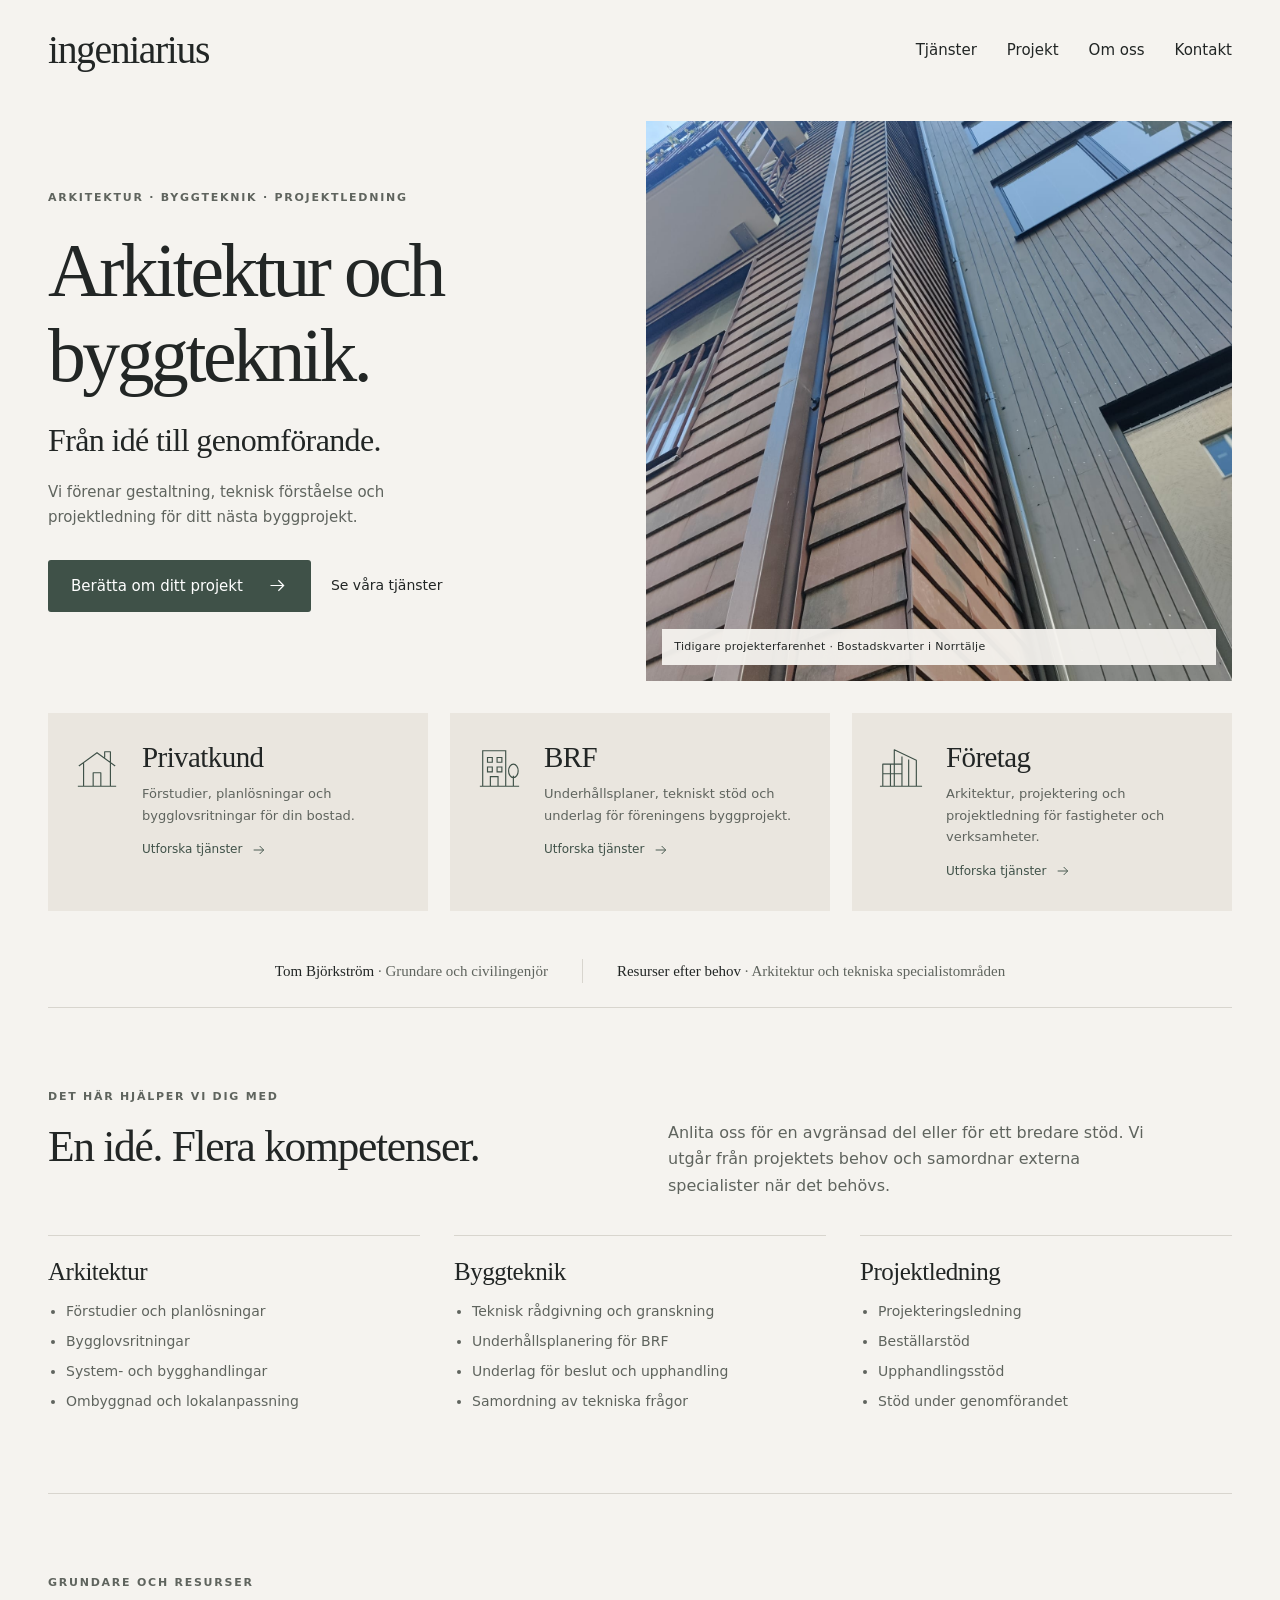
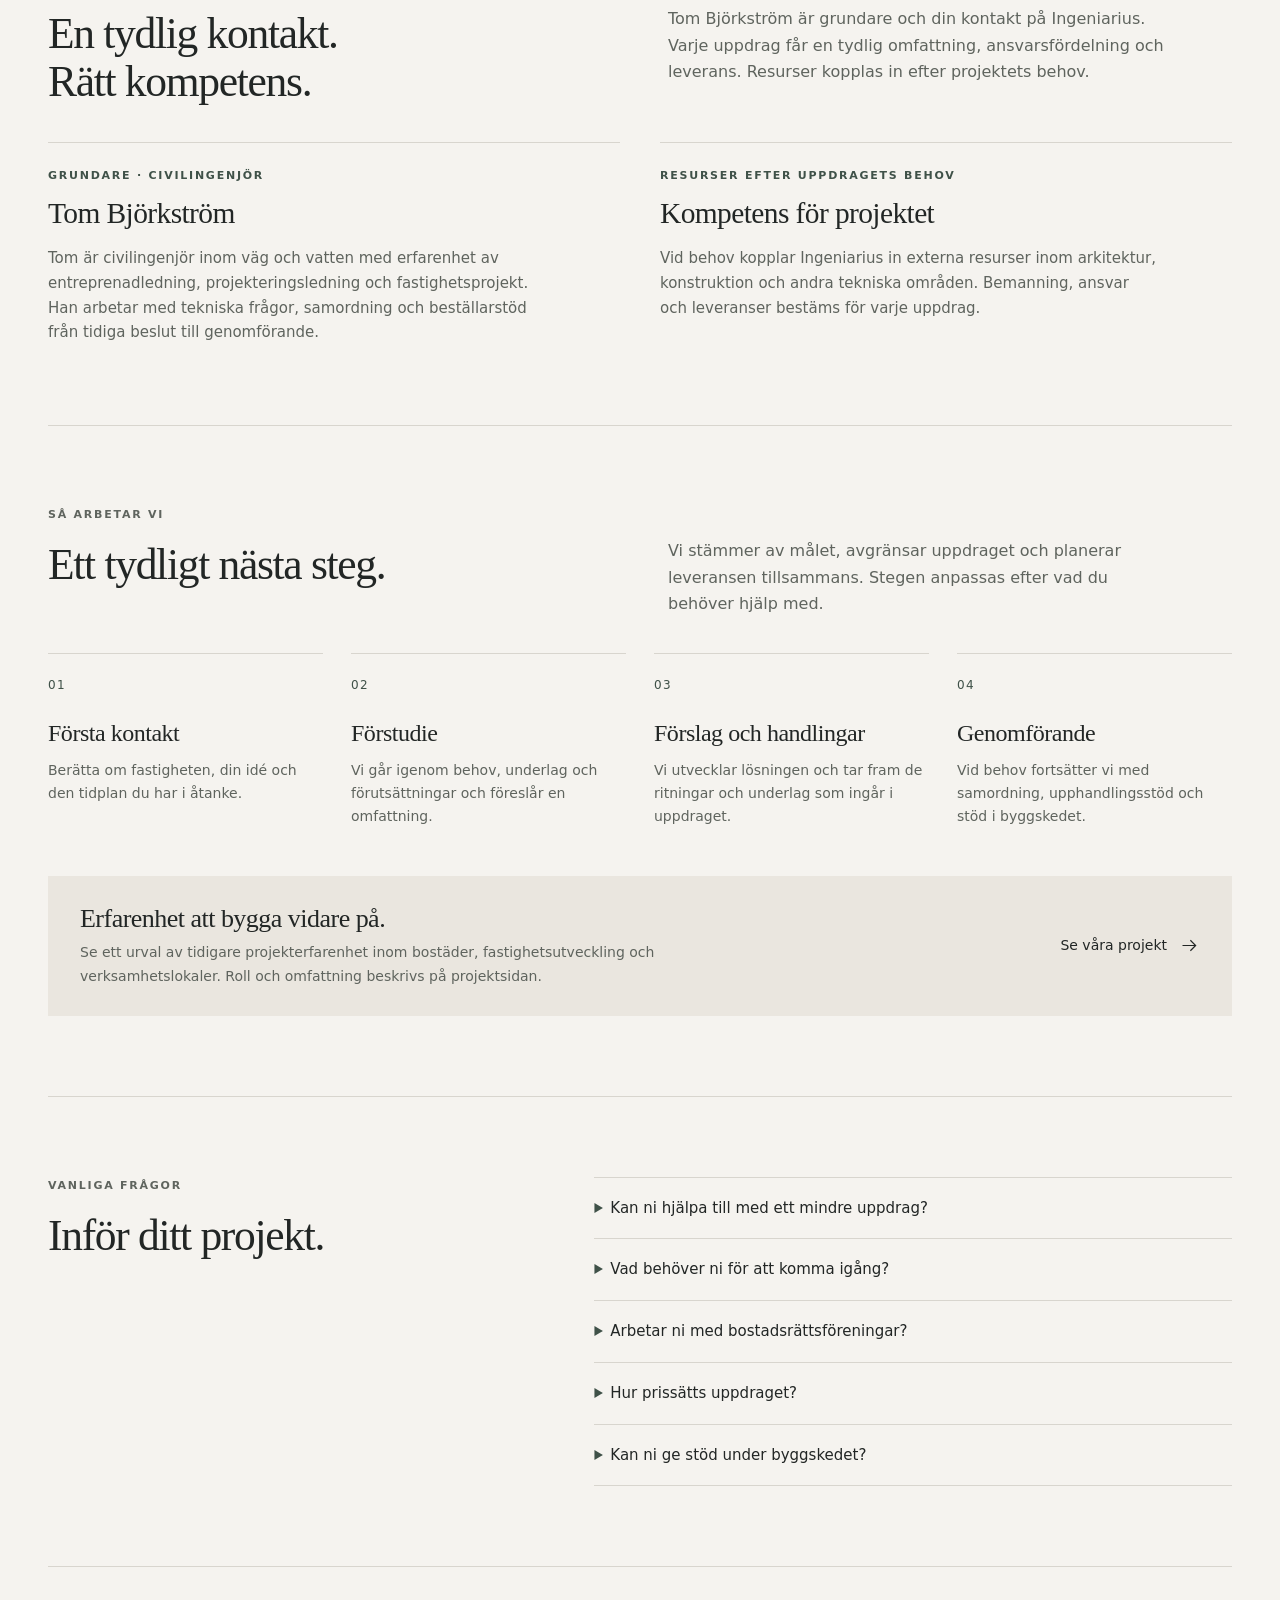
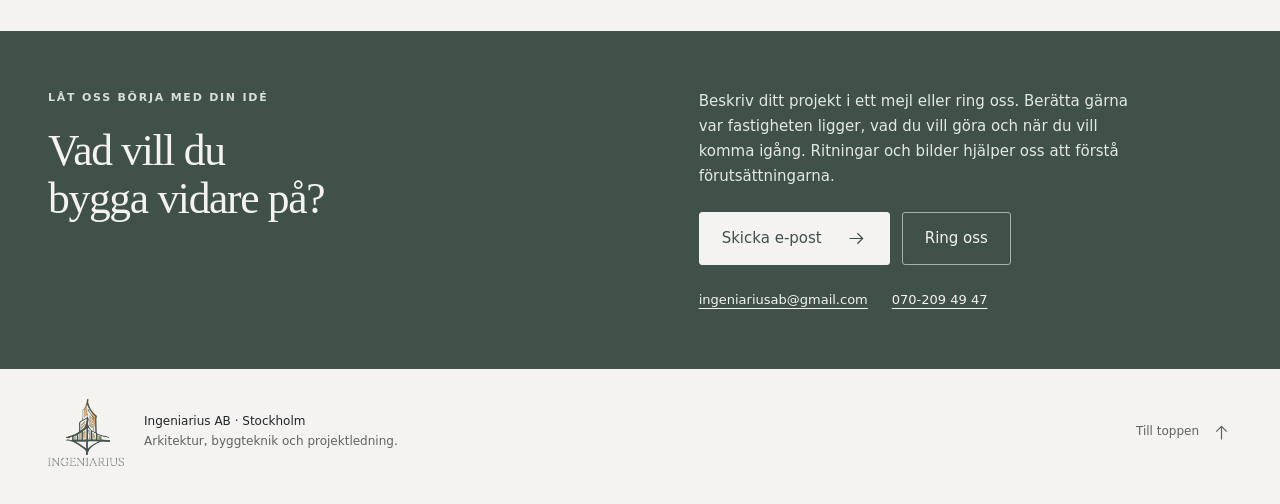
<file: index.html>
<!doctype html>
<html lang="sv">
<head>
  <meta charset="utf-8">
  <meta name="viewport" content="width=device-width, initial-scale=1">
  <meta name="theme-color" content="#F5F3EF">
  <title>Ingeniarius AB | Arkitektur, byggteknik och projektledning</title>
  <meta name="description" content="Ingeniarius AB erbjuder arkitektur, byggteknik och projektledning. Grundare är civilingenjör Tom Björkström. För privatkunder, BRF:er och företag.">
  <link rel="canonical" href="https://www.ingeniarius.se/">
  <link rel="icon" href="assets/img/ING.png" type="image/png">
  <meta property="og:type" content="website">
  <meta property="og:locale" content="sv_SE">
  <meta property="og:title" content="Ingeniarius AB | Arkitektur och byggteknik">
  <meta property="og:description" content="Från idé till genomförande. Arkitektur, byggteknik och projektledning för privatkunder, BRF:er och företag.">
  <meta property="og:url" content="https://www.ingeniarius.se/">
  <meta property="og:image" content="https://www.ingeniarius.se/assets/img/projekt-bostadskvarter-norrtalje.jpg">
  <style>
    :root {
      --bg:#f5f3ef; --ink:#222625; --muted:#5f645e; --green:#3f5148;
      --green-dark:#304038; --stone:#eae6df; --line:#d8d5ce;
      --serif:Georgia,"Times New Roman",serif; --max:1280px;
    }
    * {box-sizing:border-box}
    html {scroll-behavior:smooth}
    body {margin:0;background:var(--bg);color:var(--ink);font:16px/1.65 system-ui,-apple-system,"Segoe UI",sans-serif}
    a {color:inherit}
    img {display:block;max-width:100%}
    svg {display:block;flex-shrink:0}
    h1,h2,h3,p,figure {margin:0}
    h1,h2,h3 {font-family:var(--serif);font-weight:400;line-height:1.12}
    h1 {font-size:clamp(48px,5.9vw,82px);letter-spacing:-.045em}
    h2 {font-size:clamp(32px,3.4vw,48px);letter-spacing:-.03em}
    h3 {font-size:28px;letter-spacing:-.02em}
    :focus-visible {outline:3px solid var(--green);outline-offset:5px}
    section[id],footer[id] {scroll-margin-top:28px}
    .container {width:min(var(--max),calc(100% - 96px));margin-inline:auto}
    .sr-only {position:absolute;width:1px;height:1px;padding:0;margin:-1px;overflow:hidden;clip-path:inset(50%);white-space:nowrap;border:0}
    .skip-link {position:absolute;left:24px;top:16px;z-index:10;padding:10px 16px;background:var(--green);color:white;transform:translateY(-200%)}
    .skip-link:focus {transform:translateY(0)}
    .site-header {display:flex;justify-content:space-between;align-items:center;gap:28px;padding-block:28px 24px}
    .wordmark {font:clamp(30px,3.1vw,43px)/1 var(--serif);letter-spacing:-.035em;text-decoration:none}
    .site-nav {display:flex;align-items:center;gap:30px;flex-wrap:wrap}
    .site-nav a {text-decoration:none;font-size:15px;padding-block:10px;text-underline-offset:6px}
    .site-nav a:hover {text-decoration:underline}
    .hero {display:grid;grid-template-columns:1fr 1.08fr;align-items:center;gap:56px;padding-block:24px 32px}
    .eyebrow {color:var(--muted);font-size:11px;font-weight:600;letter-spacing:.16em;text-transform:uppercase}
    .hero .eyebrow {margin-bottom:22px}
    .hero-subtitle {margin-top:22px;font:clamp(23px,2.5vw,32px)/1.3 var(--serif);letter-spacing:-.02em}
    .hero-description {color:var(--muted);font-size:15px;max-width:40ch;margin-top:18px}
    .hero-actions {display:flex;align-items:center;gap:20px;flex-wrap:wrap;margin-top:30px}
    .button {display:inline-flex;align-items:center;justify-content:center;gap:24px;min-height:52px;padding:13px 22px;border:1px solid transparent;border-radius:3px;background:var(--green);color:#fff;text-decoration:none;font-size:15px;font-weight:500;transition:background .15s ease}
    .button:hover {background:var(--green-dark)}
    .button svg,.text-link svg {width:21px;height:21px}
    .text-link {display:inline-flex;align-items:center;gap:12px;font-size:14px;text-decoration:none;text-underline-offset:5px}
    .text-link:hover {text-decoration:underline}
    .hero-photo {position:relative;min-width:0;align-self:stretch}
    .hero-photo img {width:100%;height:100%;min-height:460px;max-height:560px;object-fit:cover;object-position:center 46%}
    .hero-photo figcaption {position:absolute;bottom:16px;left:16px;right:16px;padding:9px 12px;background:rgba(245,243,239,.95);color:var(--ink);font-size:11px;letter-spacing:.025em}
    .audiences {display:grid;grid-template-columns:repeat(3,minmax(0,1fr));gap:22px}
    .audience-card {display:grid;grid-template-columns:48px 1fr;align-items:start;gap:20px;padding:28px 26px;background:var(--stone);text-decoration:none;transition:background .15s ease}
    .audience-card:hover {background:#e0dbd2}
    .audience-card .icon {width:46px;height:46px;color:var(--green);margin-top:4px}
    .audience-card h3 {font-size:29px}
    .audience-card p {color:var(--muted);font-size:13px;line-height:1.65;margin-top:10px}
    .card-link {display:inline-flex;align-items:center;gap:9px;margin-top:14px;font-size:12px;color:var(--green)}
    .card-link svg {width:16px;height:16px}
    .team-strip {display:flex;justify-content:center;align-items:center;gap:34px;flex-wrap:wrap;padding-block:24px;border-bottom:1px solid var(--line);margin-top:24px}
    .team-strip p {font:15px/1.6 var(--serif);text-align:center}
    .team-strip p+p {border-left:1px solid var(--line);padding-left:34px}
    .team-strip span {color:var(--muted)}
    .section {padding-block:80px;border-bottom:1px solid var(--line)}
    .section-heading {display:grid;grid-template-columns:1fr 1fr;gap:56px;align-items:start;margin-bottom:36px}
    .section-heading .eyebrow {margin-bottom:16px}
    .section-intro {color:var(--muted);max-width:49ch;padding-top:32px}
    .expertise {display:grid;grid-template-columns:repeat(3,minmax(0,1fr));gap:34px}
    .expertise article {padding-top:22px;border-top:1px solid var(--line)}
    .expertise h3 {font-size:25px;margin-bottom:14px}
    .expertise ul {margin:0;padding-left:18px;color:var(--muted);font-size:14px}
    .expertise li+li {margin-top:7px}
    .people {display:grid;grid-template-columns:1fr 1fr;gap:40px}
    .person {border-top:1px solid var(--line);padding-top:24px}
    .person .eyebrow {color:var(--green);margin-bottom:12px}
    .person h3 {font-size:clamp(24px,2.3vw,31px);margin-bottom:16px}
    .person p:last-child {color:var(--muted);font-size:15px;max-width:52ch}
    .process {display:grid;grid-template-columns:repeat(4,minmax(0,1fr));gap:28px;list-style:none;padding:0;margin:0}
    .process li {padding-top:22px;border-top:1px solid var(--line)}
    .step-number {display:block;color:var(--green);font-size:12px;letter-spacing:.12em;margin-bottom:24px}
    .process h3 {font-size:24px;margin-bottom:12px}
    .process p {color:var(--muted);font-size:14px}
    .project-callout {display:flex;justify-content:space-between;align-items:center;gap:32px;margin-top:48px;padding:28px 32px;background:var(--stone)}
    .project-callout h3 {font-size:26px;margin-bottom:8px}
    .project-callout p {font-size:14px;color:var(--muted);max-width:65ch}
    .project-callout .text-link {flex-shrink:0}
    .faq {display:grid;grid-template-columns:1fr 1.3fr;gap:56px}
    .faq .eyebrow {margin-bottom:16px}
    .faq-list {min-width:0}
    details {border-top:1px solid var(--line)}
    details:last-child {border-bottom:1px solid var(--line)}
    summary {cursor:pointer;padding:18px 8px 18px 0;font-size:15px;font-weight:500}
    summary::marker {color:var(--green)}
    details p {padding:0 16px 22px 0;color:var(--muted);font-size:14px}
    .contact {margin-top:64px;background:var(--green);color:var(--bg)}
    .contact-inner {display:grid;grid-template-columns:1.1fr 1fr;gap:64px;align-items:start;padding-block:58px}
    .contact .eyebrow {color:#d8ded9;margin-bottom:18px}
    .contact h2 {max-width:13ch}
    .contact-copy p {max-width:46ch;color:#e4e8e4;font-size:15px}
    .contact-actions {display:flex;flex-wrap:wrap;gap:12px;margin-top:24px}
    .contact .button {background:var(--bg);color:var(--green);border-color:var(--bg)}
    .contact .button:hover {background:#e6e3dd}
    .contact .button.outline {background:transparent;color:var(--bg);border-color:#a8b3ab}
    .contact .button.outline:hover {background:var(--green-dark)}
    .contact :focus-visible {outline-color:var(--bg)}
    .contact-details {display:flex;flex-wrap:wrap;gap:8px 24px;margin-top:24px;font-size:13px}
    .contact-details a {text-underline-offset:4px;overflow-wrap:anywhere}
    .site-footer {display:flex;justify-content:space-between;align-items:center;gap:30px;padding-block:30px 38px;color:var(--muted);font-size:12px}
    .footer-brand {display:flex;align-items:center;gap:20px}
    .footer-brand img {width:76px;height:auto;mix-blend-mode:multiply}
    .footer-brand strong {display:block;color:var(--ink);font-weight:500}
    .site-footer .text-link {font-size:12px;flex-shrink:0}
    @media (max-width:1100px) {
      .container {width:calc(100% - 64px)}
      .hero {gap:32px}
      h1 {font-size:clamp(44px,5.7vw,65px)}
      .hero-actions {gap:14px}
      .audience-card {grid-template-columns:36px 1fr;gap:14px;padding:24px 20px}
      .audience-card .icon {width:34px;height:34px}
      .audience-card h3 {font-size:25px}
      .audiences {gap:16px}
    }
    @media (max-width:820px) {
      .container {width:calc(100% - 48px)}
      .site-header {align-items:flex-start;gap:18px;padding-block:22px}
      .site-nav {gap:18px}
      .site-nav a {font-size:14px}
      .hero {grid-template-columns:1fr;gap:28px;padding-top:20px}
      h1 {font-size:clamp(45px,7.6vw,64px)}
      .hero .eyebrow {margin-bottom:16px}
      .hero-description {max-width:52ch}
      .hero-photo img {min-height:0;height:360px}
      .section {padding-block:56px}
      .section-heading,.faq {grid-template-columns:1fr;gap:22px}
      .section-intro {padding-top:0;max-width:62ch}
      .expertise {gap:24px}
      .process {grid-template-columns:1fr 1fr;gap:28px}
      .team-strip {gap:12px 24px}
      .team-strip p+p {border-left:0;padding-left:0}
      .contact-inner {gap:32px;padding-block:44px}
      .contact h2 {font-size:36px}
    }
    @media (max-width:600px) {
      .container {width:calc(100% - 40px)}
      .site-header {flex-direction:column;gap:12px;padding-block:22px 14px}
      .wordmark {font-size:36px}
      .site-nav {gap:24px}
      .site-nav a {font-size:13px;min-height:44px;display:inline-flex;align-items:center}
      .hero {padding-block:12px 24px;gap:26px}
      h1 {font-size:clamp(36px,8.5vw,49px)}
      .hero-subtitle {font-size:24px;margin-top:16px}
      .hero-description {font-size:14px;margin-top:14px}
      .hero-actions {margin-top:24px}
      .hero .button {gap:18px}
      .hero-photo img {height:290px;object-position:center 40%}
      .hero-photo figcaption {bottom:12px;left:12px;right:12px;font-size:10px}
      .audiences {grid-template-columns:1fr;gap:12px}
      .audience-card {grid-template-columns:44px 1fr;gap:18px;padding:24px}
      .audience-card .icon {width:40px;height:40px}
      .audience-card h3 {font-size:27px}
      .audience-card p {font-size:14px;margin-top:7px}
      .team-strip {align-items:flex-start;flex-direction:column;gap:14px;padding-block:22px;margin-top:16px}
      .team-strip p {text-align:left;font-size:15px}
      .team-strip span {display:block;font:12px/1.6 system-ui,sans-serif}
      .section {padding-block:44px}
      .section-heading {gap:18px;margin-bottom:28px}
      .expertise,.people,.process,.contact-inner {grid-template-columns:1fr}
      .people {gap:28px}
      .expertise {gap:26px}
      .process {gap:24px}
      .step-number {margin-bottom:14px}
      .project-callout {align-items:flex-start;flex-direction:column;gap:20px;padding:24px;margin-top:32px}
      .contact {margin-top:40px}
      .contact-inner {gap:24px;padding-block:36px}
      .contact h2 {font-size:36px;max-width:16ch}
      .contact-actions .button {flex:1 1 auto;gap:16px;padding-inline:18px}
      .site-footer {align-items:flex-start;flex-direction:column;gap:20px;padding-block:26px}
    }
    @media (prefers-reduced-motion:reduce) {
      html {scroll-behavior:auto}
      .button,.audience-card {transition:none}
    }
  </style>
  <script type="application/ld+json">
    {"@context":"https://schema.org","@type":"Organization","name":"Ingeniarius AB","url":"https://www.ingeniarius.se/","logo":"https://www.ingeniarius.se/assets/img/ING.png","email":"ingeniariusab@gmail.com","telephone":"+46702094947","description":"Konsultbolag inom arkitektur, byggteknik och projektledning.","founder":{"@type":"Person","name":"Tom Björkström"}}
  </script>
</head>
<body id="top">
  <a class="skip-link" href="#innehall">Hoppa till innehållet</a>
  <header class="site-header container">
    <a class="wordmark" href="index.html" aria-label="Ingeniarius AB – startsida">ingeniarius</a>
    <nav class="site-nav" aria-label="Huvudmeny">
      <a href="#tjanster">Tjänster</a>
      <a href="projekt.html">Projekt</a>
      <a href="#om-oss">Om oss</a>
      <a href="#kontakt">Kontakt</a>
    </nav>
  </header>

  <main id="innehall" class="container">
    <section class="hero" aria-labelledby="hero-rubrik">
      <div class="hero-copy">
        <p class="eyebrow">Arkitektur · Byggteknik · Projektledning</p>
        <h1 id="hero-rubrik">Arkitektur och<br>byggteknik.</h1>
        <p class="hero-subtitle">Från idé till genomförande.</p>
        <p class="hero-description">Vi förenar gestaltning, teknisk förståelse och projektledning för ditt nästa byggprojekt.</p>
        <div class="hero-actions">
          <a class="button" href="#kontakt">
            Berätta om ditt projekt
            <svg viewBox="0 0 24 24" fill="none" stroke="currentColor" stroke-width="1.4" aria-hidden="true"><path d="M4 12h15m-6-6 6 6-6 6"/></svg>
          </a>
          <a class="text-link" href="#tjanster">Se våra tjänster</a>
        </div>
      </div>
      <figure class="hero-photo">
        <img src="assets/img/projekt-bostadskvarter-norrtalje.jpg" alt="Träfasader och balkonger i ett bostadskvarter i Norrtälje" width="1500" height="2000" fetchpriority="high">
        <figcaption>Tidigare projekterfarenhet · Bostadskvarter i Norrtälje</figcaption>
      </figure>
    </section>

    <section id="tjanster" aria-labelledby="tjanster-rubrik">
      <h2 id="tjanster-rubrik" class="sr-only">Hitta rätt tjänst för ditt projekt</h2>
      <div class="audiences">
        <a class="audience-card" href="villa-och-bostad.html">
          <svg class="icon" viewBox="0 0 48 48" fill="none" stroke="currentColor" stroke-width="1.2" stroke-linejoin="round" aria-hidden="true"><path d="M5 22 24 8l19 14M10 19v24h28V19M20 43V29h8v14M32 13V7h6v11M4 43h40"/></svg>
          <div><h3>Privatkund</h3><p>Förstudier, planlösningar och bygglovsritningar för din bostad.</p><span class="card-link">Utforska tjänster<svg viewBox="0 0 24 24" fill="none" stroke="currentColor" stroke-width="1.4" aria-hidden="true"><path d="M4 12h15m-6-6 6 6-6 6"/></svg></span></div>
        </a>
        <a class="audience-card" href="brf-och-forvaltning.html">
          <svg class="icon" viewBox="0 0 48 48" fill="none" stroke="currentColor" stroke-width="1.2" aria-hidden="true"><path d="M7 43V6h24v37M15 43V33h8v10M12 13h5v5h-5zM22 13h5v5h-5zM12 23h5v5h-5zM22 23h5v5h-5zM4 43h41M39 32v11"/><ellipse cx="39" cy="27" rx="5" ry="7"/></svg>
          <div><h3>BRF</h3><p>Underhållsplaner, tekniskt stöd och underlag för föreningens byggprojekt.</p><span class="card-link">Utforska tjänster<svg viewBox="0 0 24 24" fill="none" stroke="currentColor" stroke-width="1.4" aria-hidden="true"><path d="M4 12h15m-6-6 6 6-6 6"/></svg></span></div>
        </a>
        <a class="audience-card" href="projekt-och-utveckling.html">
          <svg class="icon" viewBox="0 0 48 48" fill="none" stroke="currentColor" stroke-width="1.2" stroke-linejoin="round" aria-hidden="true"><path d="M5 43V20h20v23M17 43V5l23 11v27M5 30h20M13 20v23M25 12v31M32 15v28M2 43h44"/></svg>
          <div><h3>Företag</h3><p>Arkitektur, projektering och projektledning för fastigheter och verksamheter.</p><span class="card-link">Utforska tjänster<svg viewBox="0 0 24 24" fill="none" stroke="currentColor" stroke-width="1.4" aria-hidden="true"><path d="M4 12h15m-6-6 6 6-6 6"/></svg></span></div>
        </a>
      </div>
      <div class="team-strip" aria-label="Grundare och resurser">
        <p>Tom Björkström <span>· Grundare och civilingenjör</span></p>
        <p>Resurser efter behov <span>· Arkitektur och tekniska specialistområden</span></p>
      </div>
    </section>

    <section class="section" aria-labelledby="expertis-rubrik">
      <div class="section-heading">
        <div><p class="eyebrow">Det här hjälper vi dig med</p><h2 id="expertis-rubrik">En idé. Flera kompetenser.</h2></div>
        <p class="section-intro">Anlita oss för en avgränsad del eller för ett bredare stöd. Vi utgår från projektets behov och samordnar externa specialister när det behövs.</p>
      </div>
      <div class="expertise">
        <article><h3>Arkitektur</h3><ul><li>Förstudier och planlösningar</li><li>Bygglovsritningar</li><li>System- och bygghandlingar</li><li>Ombyggnad och lokalanpassning</li></ul></article>
        <article><h3>Byggteknik</h3><ul><li>Teknisk rådgivning och granskning</li><li>Underhållsplanering för BRF</li><li>Underlag för beslut och upphandling</li><li>Samordning av tekniska frågor</li></ul></article>
        <article><h3>Projektledning</h3><ul><li>Projekteringsledning</li><li>Beställarstöd</li><li>Upphandlingsstöd</li><li>Stöd under genomförandet</li></ul></article>
      </div>
    </section>

    <section id="om-oss" class="section" aria-labelledby="om-rubrik">
      <div class="section-heading">
        <div><p class="eyebrow">Grundare och resurser</p><h2 id="om-rubrik">En tydlig kontakt.<br>Rätt kompetens.</h2></div>
        <p class="section-intro">Tom Björkström är grundare och din kontakt på Ingeniarius. Varje uppdrag får en tydlig omfattning, ansvarsfördelning och leverans. Resurser kopplas in efter projektets behov.</p>
      </div>
      <div class="people">
        <article class="person">
          <p class="eyebrow">Grundare · Civilingenjör</p>
          <h3>Tom Björkström</h3>
          <p>Tom är civilingenjör inom väg och vatten med erfarenhet av entreprenadledning, projekteringsledning och fastighetsprojekt. Han arbetar med tekniska frågor, samordning och beställarstöd från tidiga beslut till genomförande.</p>
        </article>
        <article class="person">
          <p class="eyebrow">Resurser efter uppdragets behov</p>
          <h3>Kompetens för projektet</h3>
          <p>Vid behov kopplar Ingeniarius in externa resurser inom arkitektur, konstruktion och andra tekniska områden. Bemanning, ansvar och leveranser bestäms för varje uppdrag.</p>
        </article>
      </div>
    </section>

    <section class="section" aria-labelledby="process-rubrik">
      <div class="section-heading">
        <div><p class="eyebrow">Så arbetar vi</p><h2 id="process-rubrik">Ett tydligt nästa steg.</h2></div>
        <p class="section-intro">Vi stämmer av målet, avgränsar uppdraget och planerar leveransen tillsammans. Stegen anpassas efter vad du behöver hjälp med.</p>
      </div>
      <ol class="process">
        <li><span class="step-number" aria-hidden="true">01</span><h3>Första kontakt</h3><p>Berätta om fastigheten, din idé och den tidplan du har i åtanke.</p></li>
        <li><span class="step-number" aria-hidden="true">02</span><h3>Förstudie</h3><p>Vi går igenom behov, underlag och förutsättningar och föreslår en omfattning.</p></li>
        <li><span class="step-number" aria-hidden="true">03</span><h3>Förslag och handlingar</h3><p>Vi utvecklar lösningen och tar fram de ritningar och underlag som ingår i uppdraget.</p></li>
        <li><span class="step-number" aria-hidden="true">04</span><h3>Genomförande</h3><p>Vid behov fortsätter vi med samordning, upphandlingsstöd och stöd i byggskedet.</p></li>
      </ol>
      <div class="project-callout">
        <div><h3>Erfarenhet att bygga vidare på.</h3><p>Se ett urval av tidigare projekterfarenhet inom bostäder, fastighetsutveckling och verksamhetslokaler. Roll och omfattning beskrivs på projektsidan.</p></div>
        <a class="text-link" href="projekt.html">Se våra projekt<svg viewBox="0 0 24 24" fill="none" stroke="currentColor" stroke-width="1.4" aria-hidden="true"><path d="M4 12h15m-6-6 6 6-6 6"/></svg></a>
      </div>
    </section>

    <section class="section faq" aria-labelledby="faq-rubrik">
      <div><p class="eyebrow">Vanliga frågor</p><h2 id="faq-rubrik">Inför ditt projekt.</h2></div>
      <div class="faq-list">
        <details><summary>Kan ni hjälpa till med ett mindre uppdrag?</summary><p>Ja. Uppdraget kan exempelvis omfatta en förstudie, en planlösning, bygglovsritningar eller teknisk rådgivning. Vi avgränsar innehållet tillsammans.</p></details>
        <details><summary>Vad behöver ni för att komma igång?</summary><p>Skicka en kort beskrivning av fastigheten, vad du vill göra och önskad tidplan. Bifoga gärna befintliga ritningar och bilder. Vi går sedan igenom vilket ytterligare underlag som behövs.</p></details>
        <details><summary>Arbetar ni med bostadsrättsföreningar?</summary><p>Ja. Vi hjälper bland annat till med underhållsplanering, tekniska beslutsunderlag, ombyggnader, upphandlingsstöd och samordning inför genomförandet.</p></details>
        <details><summary>Hur prissätts uppdraget?</summary><p>Vi lämnar offert utifrån projektets omfattning. Offerten beskriver vad som ingår, leveranser och villkor så att du kan ta ställning innan arbetet börjar.</p></details>
        <details><summary>Kan ni ge stöd under byggskedet?</summary><p>Ja. Beroende på uppdraget kan vi bidra med projekteringsledning, teknisk samordning och beställarstöd. Eventuella specialistinsatser avgränsas tillsammans med dig.</p></details>
      </div>
    </section>
  </main>

  <section id="kontakt" class="contact" aria-labelledby="kontakt-rubrik">
    <div class="container contact-inner">
      <div><p class="eyebrow">Låt oss börja med din idé</p><h2 id="kontakt-rubrik">Vad vill du bygga vidare på?</h2></div>
      <div class="contact-copy">
        <p>Beskriv ditt projekt i ett mejl eller ring oss. Berätta gärna var fastigheten ligger, vad du vill göra och när du vill komma igång. Ritningar och bilder hjälper oss att förstå förutsättningarna.</p>
        <div class="contact-actions">
          <a class="button" href="mailto:ingeniariusab@gmail.com?subject=Projektf%C3%B6rfr%C3%A5gan%20till%20Ingeniarius">Skicka e-post<svg viewBox="0 0 24 24" fill="none" stroke="currentColor" stroke-width="1.4" aria-hidden="true"><path d="M4 12h15m-6-6 6 6-6 6"/></svg></a>
          <a class="button outline" href="tel:+46702094947">Ring oss</a>
        </div>
        <div class="contact-details"><a href="mailto:ingeniariusab@gmail.com">ingeniariusab@gmail.com</a><a href="tel:+46702094947">070-209 49 47</a></div>
      </div>
    </div>
  </section>

  <footer class="site-footer container">
    <div class="footer-brand">
      <img src="assets/img/ING.png" alt="" width="2194" height="1933" loading="lazy">
      <div><strong>Ingeniarius AB · Stockholm</strong><p>Arkitektur, byggteknik och projektledning.</p></div>
    </div>
    <a class="text-link" href="#top">Till toppen<svg viewBox="0 0 24 24" fill="none" stroke="currentColor" stroke-width="1.4" aria-hidden="true"><path d="M12 20V5m-6 6 6-6 6 6"/></svg></a>
  </footer>
</body>
</html>
</file>
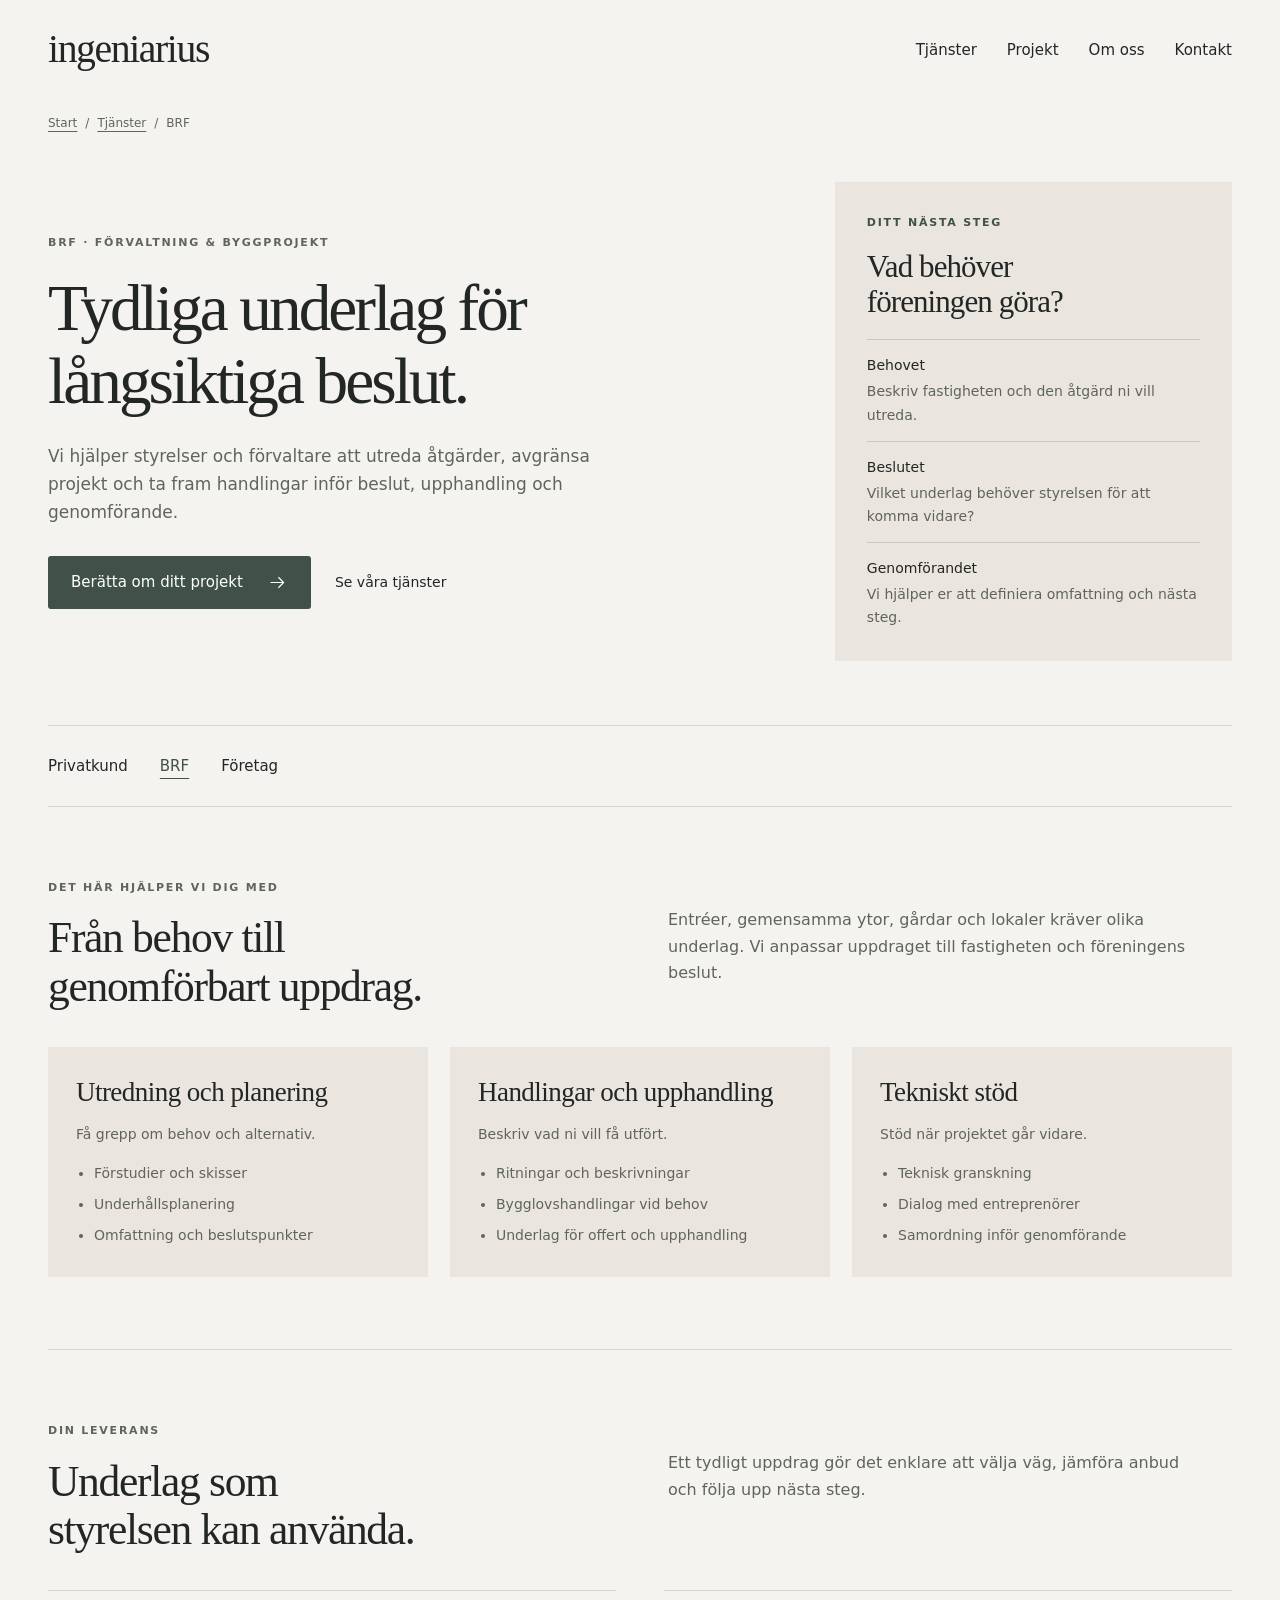
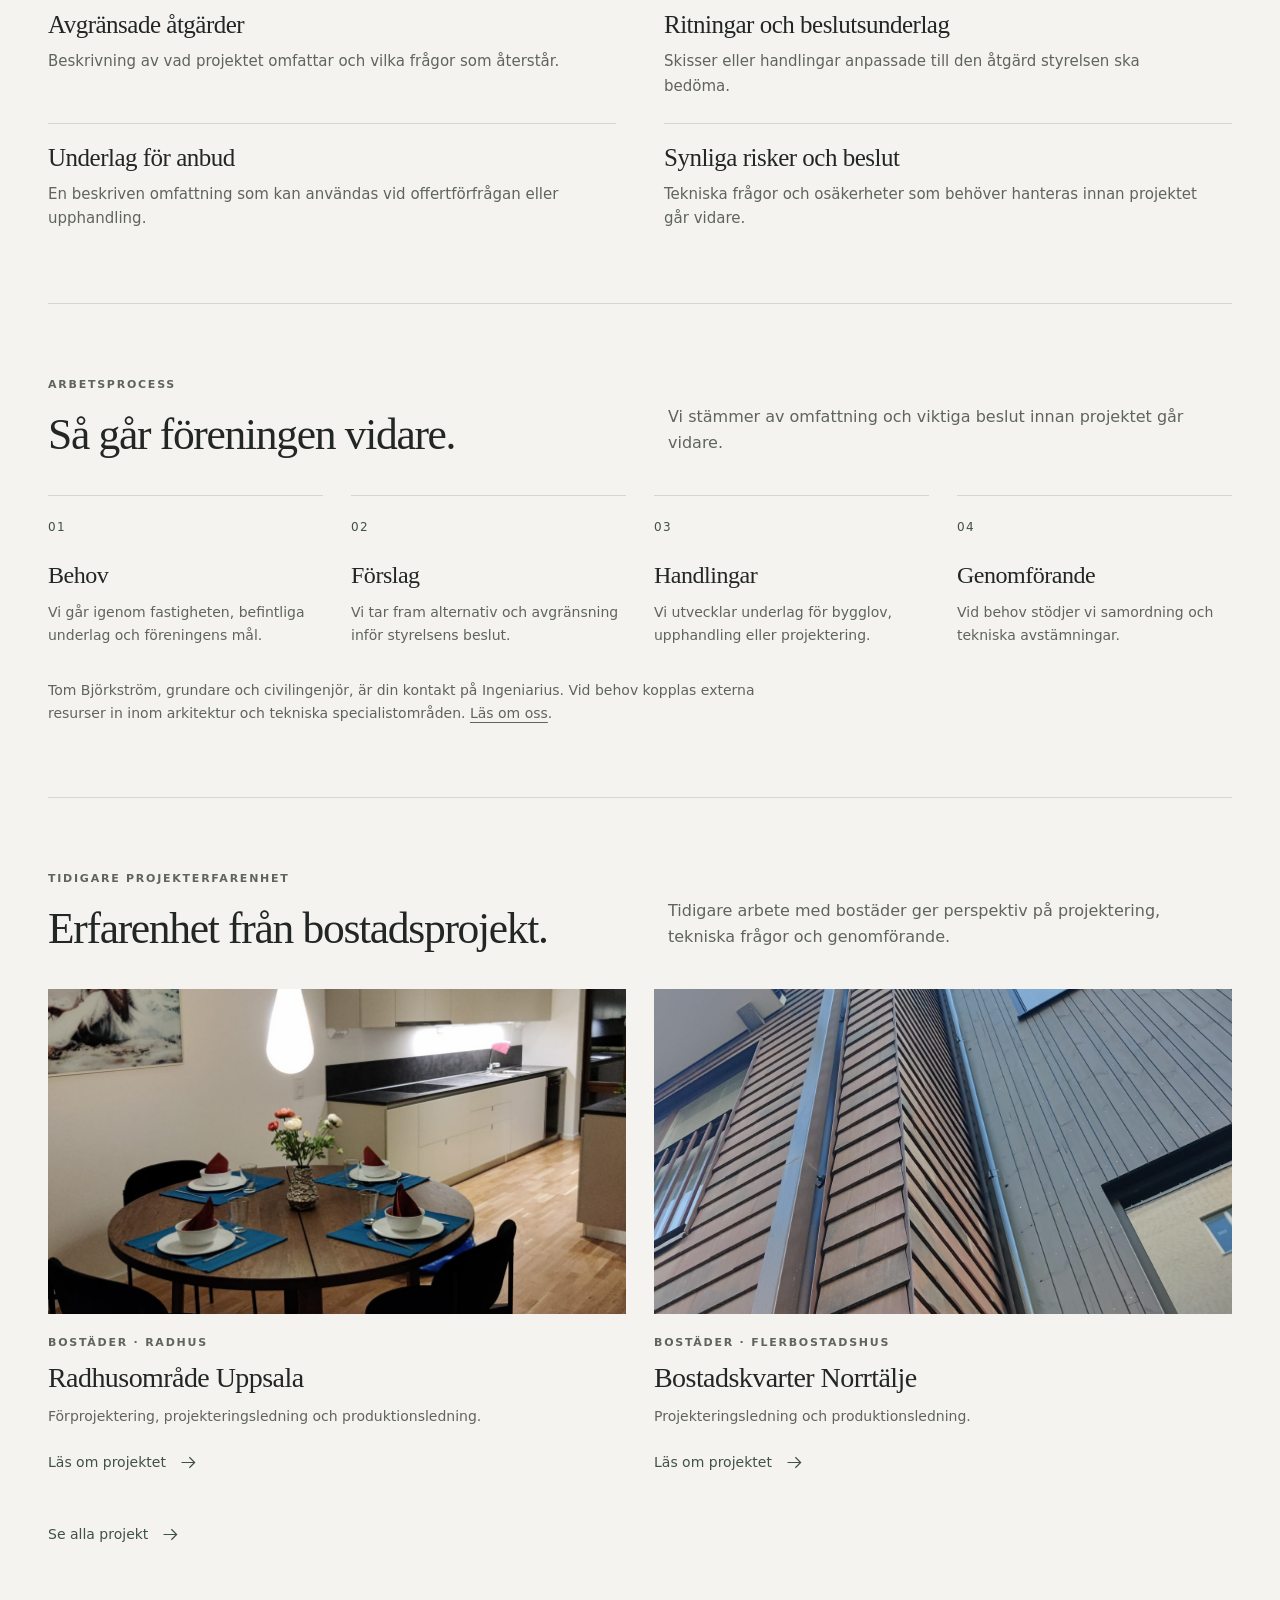
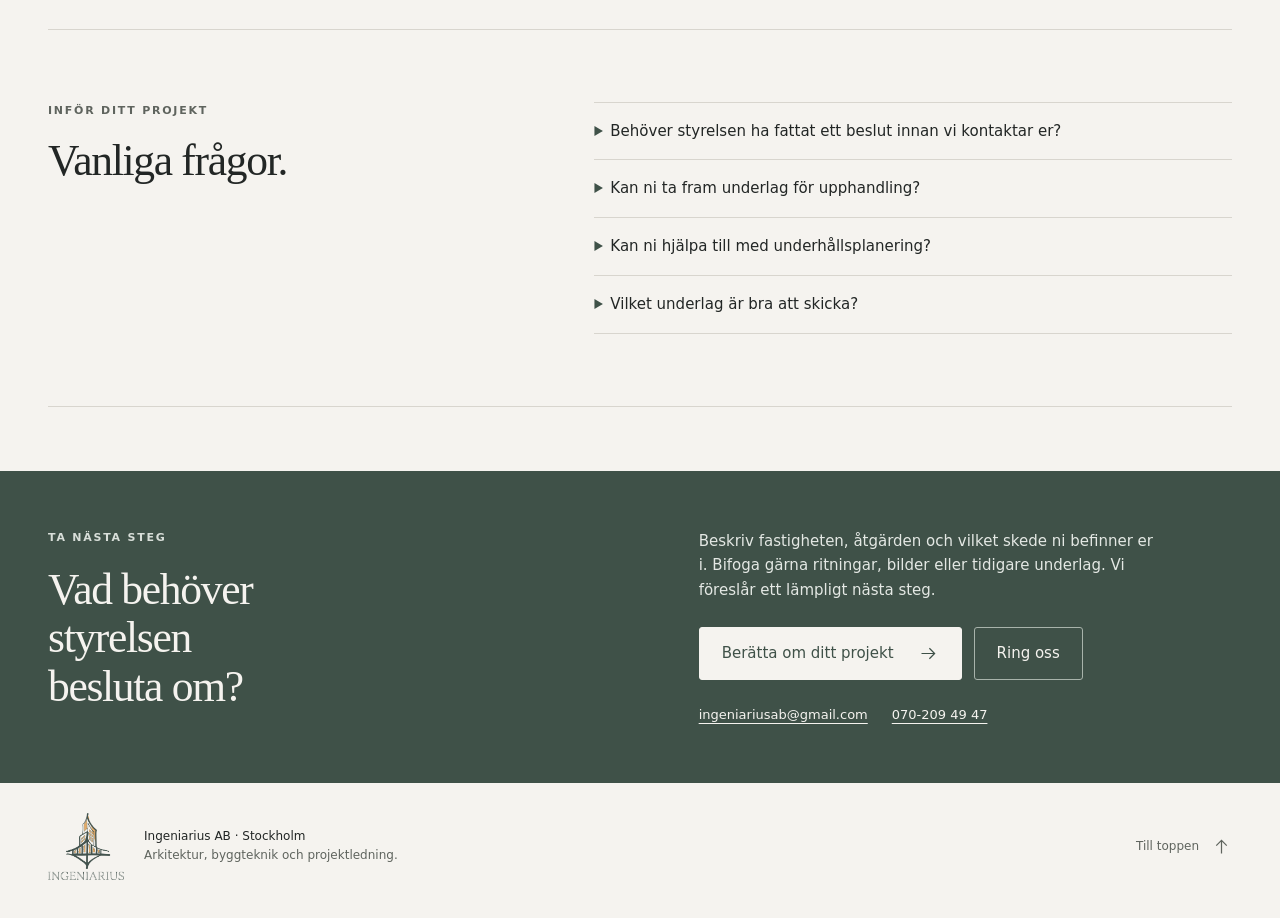
<file: brf-och-forvaltning.html>
<!doctype html>
<html lang="sv">
<head>
  <meta charset="utf-8">
  <meta name="viewport" content="width=device-width, initial-scale=1">
  <meta name="theme-color" content="#f5f3ef">
  <title>BRF &amp; förvaltning | Tekniskt stöd och projektering | Ingeniarius AB</title>
  <meta name="description" content="Beslutsunderlag, underhållsplanering, bygglovs- och upphandlingsunderlag för bostadsrättsföreningar. Tekniskt stöd från Ingeniarius.">
  <link rel="canonical" href="https://www.ingeniarius.se/brf-och-forvaltning.html">
  <link rel="icon" href="assets/img/ING.png" type="image/png">
  <link rel="stylesheet" href="assets/css/subpages.css">
  <meta property="og:type" content="website">
  <meta property="og:locale" content="sv_SE">
  <meta property="og:title" content="BRF &amp; förvaltning | Tekniskt stöd och projektering | Ingeniarius AB">
  <meta property="og:description" content="Beslutsunderlag, underhållsplanering, bygglovs- och upphandlingsunderlag för bostadsrättsföreningar. Tekniskt stöd från Ingeniarius.">
  <meta property="og:url" content="https://www.ingeniarius.se/brf-och-forvaltning.html">
  <meta property="og:image" content="https://www.ingeniarius.se/assets/img/ING.png">
  <script type="application/ld+json">{"@context": "https://schema.org", "@graph": [{"@type": "WebPage", "name": "BRF & förvaltning | Tekniskt stöd och projektering | Ingeniarius AB", "url": "https://www.ingeniarius.se/brf-och-forvaltning.html", "inLanguage": "sv", "description": "Beslutsunderlag, underhållsplanering, bygglovs- och upphandlingsunderlag för bostadsrättsföreningar. Tekniskt stöd från Ingeniarius."}, {"@type": "BreadcrumbList", "itemListElement": [{"@type": "ListItem", "position": 1, "name": "Start", "item": "https://www.ingeniarius.se/"}, {"@type": "ListItem", "position": 2, "name": "BRF", "item": "https://www.ingeniarius.se/brf-och-forvaltning.html"}]}]}</script>
</head>
<body id="top">
  <a class="skip-link" href="#innehall">Hoppa till innehållet</a>
  <header class="site-header container">
    <a class="wordmark" href="index.html" aria-label="Ingeniarius AB – startsida">ingeniarius</a>
    <nav class="site-nav" aria-label="Huvudmeny">
      <a href="index.html#tjanster">Tjänster</a>
      <a href="projekt.html">Projekt</a>
      <a href="index.html#om-oss">Om oss</a>
      <a href="#kontakt">Kontakt</a>
    </nav>
  </header>
  <main id="innehall">
    <div class="container">
      <nav aria-label="Brödsmulor"><ol class="breadcrumb"><li><a href="index.html">Start</a></li><li><a href="index.html#tjanster">Tjänster</a></li><li aria-current="page">BRF</li></ol></nav>
      <section class="hero" aria-labelledby="hero-rubrik">
        <div><p class="eyebrow">BRF · Förvaltning &amp; byggprojekt</p><h1 id="hero-rubrik">Tydliga underlag för långsiktiga beslut.</h1>
          <p class="lead">Vi hjälper styrelser och förvaltare att utreda åtgärder, avgränsa projekt och ta fram handlingar inför beslut, upphandling och genomförande.</p>
          <div class="hero-actions"><a class="button" href="#kontakt">Berätta om ditt projekt <svg viewBox="0 0 24 24" fill="none" stroke="currentColor" stroke-width="1.4" aria-hidden="true"><path d="M4 12h15m-6-6 6 6-6 6"/></svg></a><a class="text-link" href="#uppdrag">Se våra tjänster</a></div>
        </div>
        <aside class="hero-note" aria-labelledby="nasta-steg-rubrik"><p class="eyebrow">Ditt nästa steg</p><h2 id="nasta-steg-rubrik">Vad behöver föreningen göra?</h2><ul class="note-list"><li><strong>Behovet</strong>Beskriv fastigheten och den åtgärd ni vill utreda.</li><li><strong>Beslutet</strong>Vilket underlag behöver styrelsen för att komma vidare?</li><li><strong>Genomförandet</strong>Vi hjälper er att definiera omfattning och nästa steg.</li></ul></aside>
      </section>
      <nav class="audience-nav" aria-label="Tjänster för olika kunder"><a href="villa-och-bostad.html">Privatkund</a><a href="brf-och-forvaltning.html" aria-current="page">BRF</a><a href="projekt-och-utveckling.html">Företag</a></nav>
      <section class="section" id="uppdrag" aria-labelledby="uppdrag-rubrik">
        <div class="section-heading">
        <div><p class="eyebrow">Det här hjälper vi dig med</p><h2 id="uppdrag-rubrik">Från behov till genomförbart uppdrag.</h2></div>
        <p class="section-intro">Entréer, gemensamma ytor, gårdar och lokaler kräver olika underlag. Vi anpassar uppdraget till fastigheten och föreningens beslut.</p>
      </div>
        <div class="offer-grid"><article class="offer-card"><h3>Utredning och planering</h3><p>Få grepp om behov och alternativ.</p><ul><li>Förstudier och skisser</li><li>Underhållsplanering</li><li>Omfattning och beslutspunkter</li></ul></article><article class="offer-card"><h3>Handlingar och upphandling</h3><p>Beskriv vad ni vill få utfört.</p><ul><li>Ritningar och beskrivningar</li><li>Bygglovshandlingar vid behov</li><li>Underlag för offert och upphandling</li></ul></article><article class="offer-card"><h3>Tekniskt stöd</h3><p>Stöd när projektet går vidare.</p><ul><li>Teknisk granskning</li><li>Dialog med entreprenörer</li><li>Samordning inför genomförande</li></ul></article></div>
      </section>
      <section class="section" aria-labelledby="leverans-rubrik">
        <div class="section-heading">
        <div><p class="eyebrow">Din leverans</p><h2 id="leverans-rubrik">Underlag som styrelsen kan använda.</h2></div>
        <p class="section-intro">Ett tydligt uppdrag gör det enklare att välja väg, jämföra anbud och följa upp nästa steg.</p>
      </div>
        <ul class="deliverables"><li><h3>Avgränsade åtgärder</h3><p>Beskrivning av vad projektet omfattar och vilka frågor som återstår.</p></li><li><h3>Ritningar och beslutsunderlag</h3><p>Skisser eller handlingar anpassade till den åtgärd styrelsen ska bedöma.</p></li><li><h3>Underlag för anbud</h3><p>En beskriven omfattning som kan användas vid offertförfrågan eller upphandling.</p></li><li><h3>Synliga risker och beslut</h3><p>Tekniska frågor och osäkerheter som behöver hanteras innan projektet går vidare.</p></li></ul>
      </section>
      <section class="section" aria-labelledby="process-rubrik">
        <div class="section-heading">
        <div><p class="eyebrow">Arbetsprocess</p><h2 id="process-rubrik">Så går föreningen vidare.</h2></div>
        <p class="section-intro">Vi stämmer av omfattning och viktiga beslut innan projektet går vidare.</p>
      </div>
        <ol class="process"><li><span class="step-number" aria-hidden="true">01</span><h3>Behov</h3><p>Vi går igenom fastigheten, befintliga underlag och föreningens mål.</p></li><li><span class="step-number" aria-hidden="true">02</span><h3>Förslag</h3><p>Vi tar fram alternativ och avgränsning inför styrelsens beslut.</p></li><li><span class="step-number" aria-hidden="true">03</span><h3>Handlingar</h3><p>Vi utvecklar underlag för bygglov, upphandling eller projektering.</p></li><li><span class="step-number" aria-hidden="true">04</span><h3>Genomförande</h3><p>Vid behov stödjer vi samordning och tekniska avstämningar.</p></li></ol>
        <p class="people-note">Tom Björkström, grundare och civilingenjör, är din kontakt på Ingeniarius. Vid behov kopplas externa resurser in inom arkitektur och tekniska specialistområden. <a href="index.html#om-oss">Läs om oss</a>.</p>
      </section>
      <section class="section" aria-labelledby="referenser-rubrik">
        <div class="section-heading">
        <div><p class="eyebrow">Tidigare projekterfarenhet</p><h2 id="referenser-rubrik">Erfarenhet från bostadsprojekt.</h2></div>
        <p class="section-intro">Tidigare arbete med bostäder ger perspektiv på projektering, tekniska frågor och genomförande.</p>
      </div>
        <div class="reference-grid"><a class="reference-card" href="projekt.html#uppsala">
        <div class="project-photo"><img class="photo-uppsala" src="assets/img/projekt-radhusomrade-uppsala.jpg" alt="Matplats och kök i en bostad i radhusområdet i Uppsala" width="1166" height="1226" loading="lazy" decoding="async"></div>
        <div class="reference-copy"><p class="eyebrow">Bostäder · Radhus</p><h3>Radhusområde Uppsala</h3>
          <p>Förprojektering, projekteringsledning och produktionsledning.</p><span class="text-link">Läs om projektet <svg viewBox="0 0 24 24" fill="none" stroke="currentColor" stroke-width="1.4" aria-hidden="true"><path d="M4 12h15m-6-6 6 6-6 6"/></svg></span>
        </div>
      </a><a class="reference-card" href="projekt.html#norrtalje">
        <div class="project-photo"><img class="photo-norrtalje" src="assets/img/projekt-bostadskvarter-norrtalje.jpg" alt="Träfasader och balkonger i ett bostadskvarter i Norrtälje" width="1500" height="2000" loading="lazy" decoding="async"></div>
        <div class="reference-copy"><p class="eyebrow">Bostäder · Flerbostadshus</p><h3>Bostadskvarter Norrtälje</h3>
          <p>Projekteringsledning och produktionsledning.</p><span class="text-link">Läs om projektet <svg viewBox="0 0 24 24" fill="none" stroke="currentColor" stroke-width="1.4" aria-hidden="true"><path d="M4 12h15m-6-6 6 6-6 6"/></svg></span>
        </div>
      </a></div>
        <a class="text-link section-link" href="projekt.html">Se alla projekt <svg viewBox="0 0 24 24" fill="none" stroke="currentColor" stroke-width="1.4" aria-hidden="true"><path d="M4 12h15m-6-6 6 6-6 6"/></svg></a>
      </section>
      <section class="section faq" aria-labelledby="faq-rubrik">
        <div><p class="eyebrow">Inför ditt projekt</p><h2 id="faq-rubrik">Vanliga frågor.</h2></div><div class="faq-list"><details><summary>Behöver styrelsen ha fattat ett beslut innan vi kontaktar er?</summary><p>Nej. En förstudie kan vara ett första steg när föreningen behöver bättre underlag för att välja åtgärd och omfattning.</p></details><details><summary>Kan ni ta fram underlag för upphandling?</summary><p>Ja. Vi kan ta fram ritningar och en beskrivning av omfattningen så att föreningen kan gå vidare med en offertförfrågan eller upphandling.</p></details><details><summary>Kan ni hjälpa till med underhållsplanering?</summary><p>Ja. Beskriv fastigheten, befintliga underlag och föreningens behov så föreslår vi en lämplig omfattning.</p></details><details><summary>Vilket underlag är bra att skicka?</summary><p>Skicka en kort beskrivning, adress och gärna ritningar, bilder eller tidigare utredningar. Ange också vilka beslut styrelsen behöver kunna fatta.</p></details></div>
      </section>
    </div>
    <section id="kontakt" class="contact" aria-labelledby="kontakt-rubrik">
      <div class="contact-inner container">
        <div><p class="eyebrow">Ta nästa steg</p><h2 id="kontakt-rubrik">Vad behöver styrelsen besluta om?</h2></div>
        <div class="contact-copy">
          <p>Beskriv fastigheten, åtgärden och vilket skede ni befinner er i. Bifoga gärna ritningar, bilder eller tidigare underlag. Vi föreslår ett lämpligt nästa steg.</p>
          <div class="contact-actions">
            <a class="button" href="mailto:ingeniariusab@gmail.com?subject=BRF%20och%20f%C3%B6rvaltning%20%E2%80%93%20f%C3%B6rfr%C3%A5gan">Berätta om ditt projekt <svg viewBox="0 0 24 24" fill="none" stroke="currentColor" stroke-width="1.4" aria-hidden="true"><path d="M4 12h15m-6-6 6 6-6 6"/></svg></a>
            <a class="button outline" href="tel:+46702094947">Ring oss</a>
          </div>
          <div class="contact-details"><a href="mailto:ingeniariusab@gmail.com">ingeniariusab@gmail.com</a><a href="tel:+46702094947">070-209 49 47</a></div>
        </div>
      </div>
    </section>
  </main>
  <footer class="site-footer container">
    <div class="footer-brand"><img src="assets/img/ING.png" alt="" width="2194" height="1933" loading="lazy">
      <div><strong>Ingeniarius AB · Stockholm</strong><p>Arkitektur, byggteknik och projektledning.</p></div>
    </div>
    <a class="text-link" href="#top">Till toppen <svg viewBox="0 0 24 24" fill="none" stroke="currentColor" stroke-width="1.4" aria-hidden="true"><path d="M12 20V5m-6 6 6-6 6 6"/></svg></a>
  </footer>
</body>
</html>
</file>
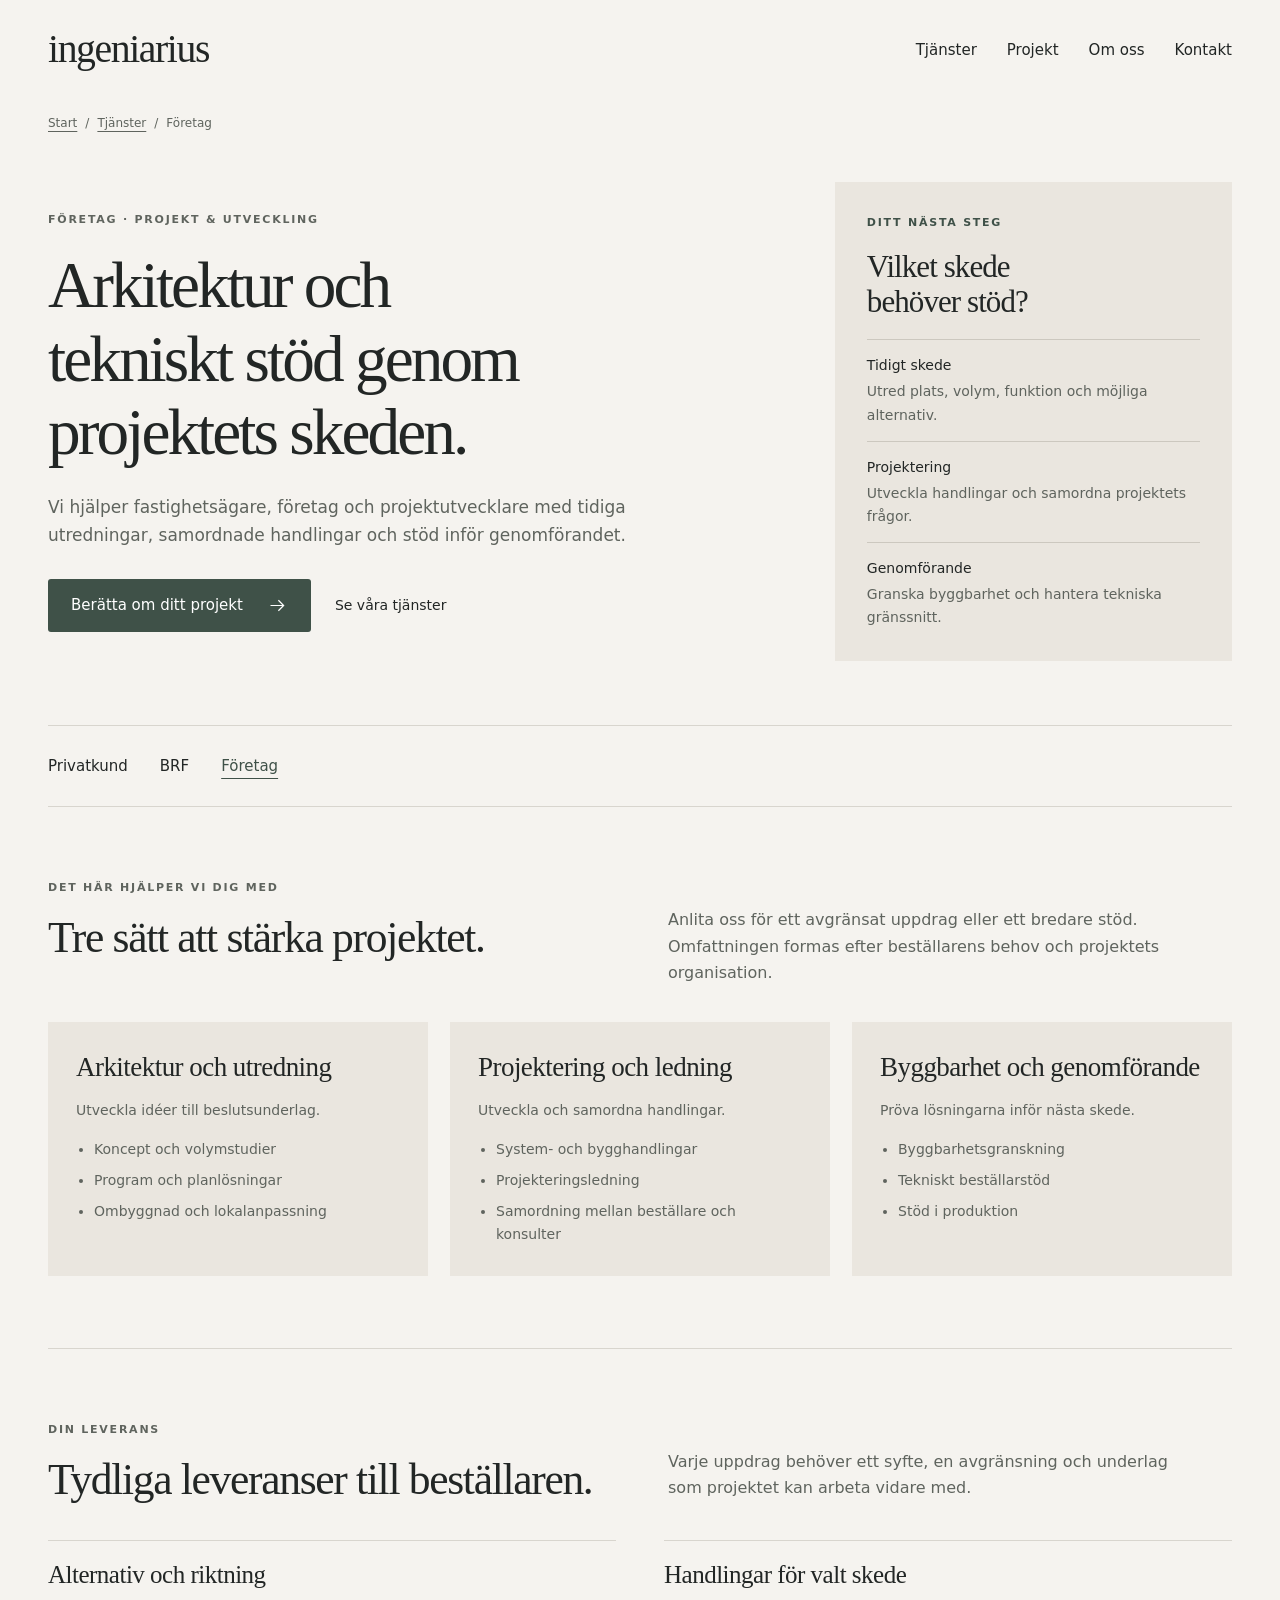
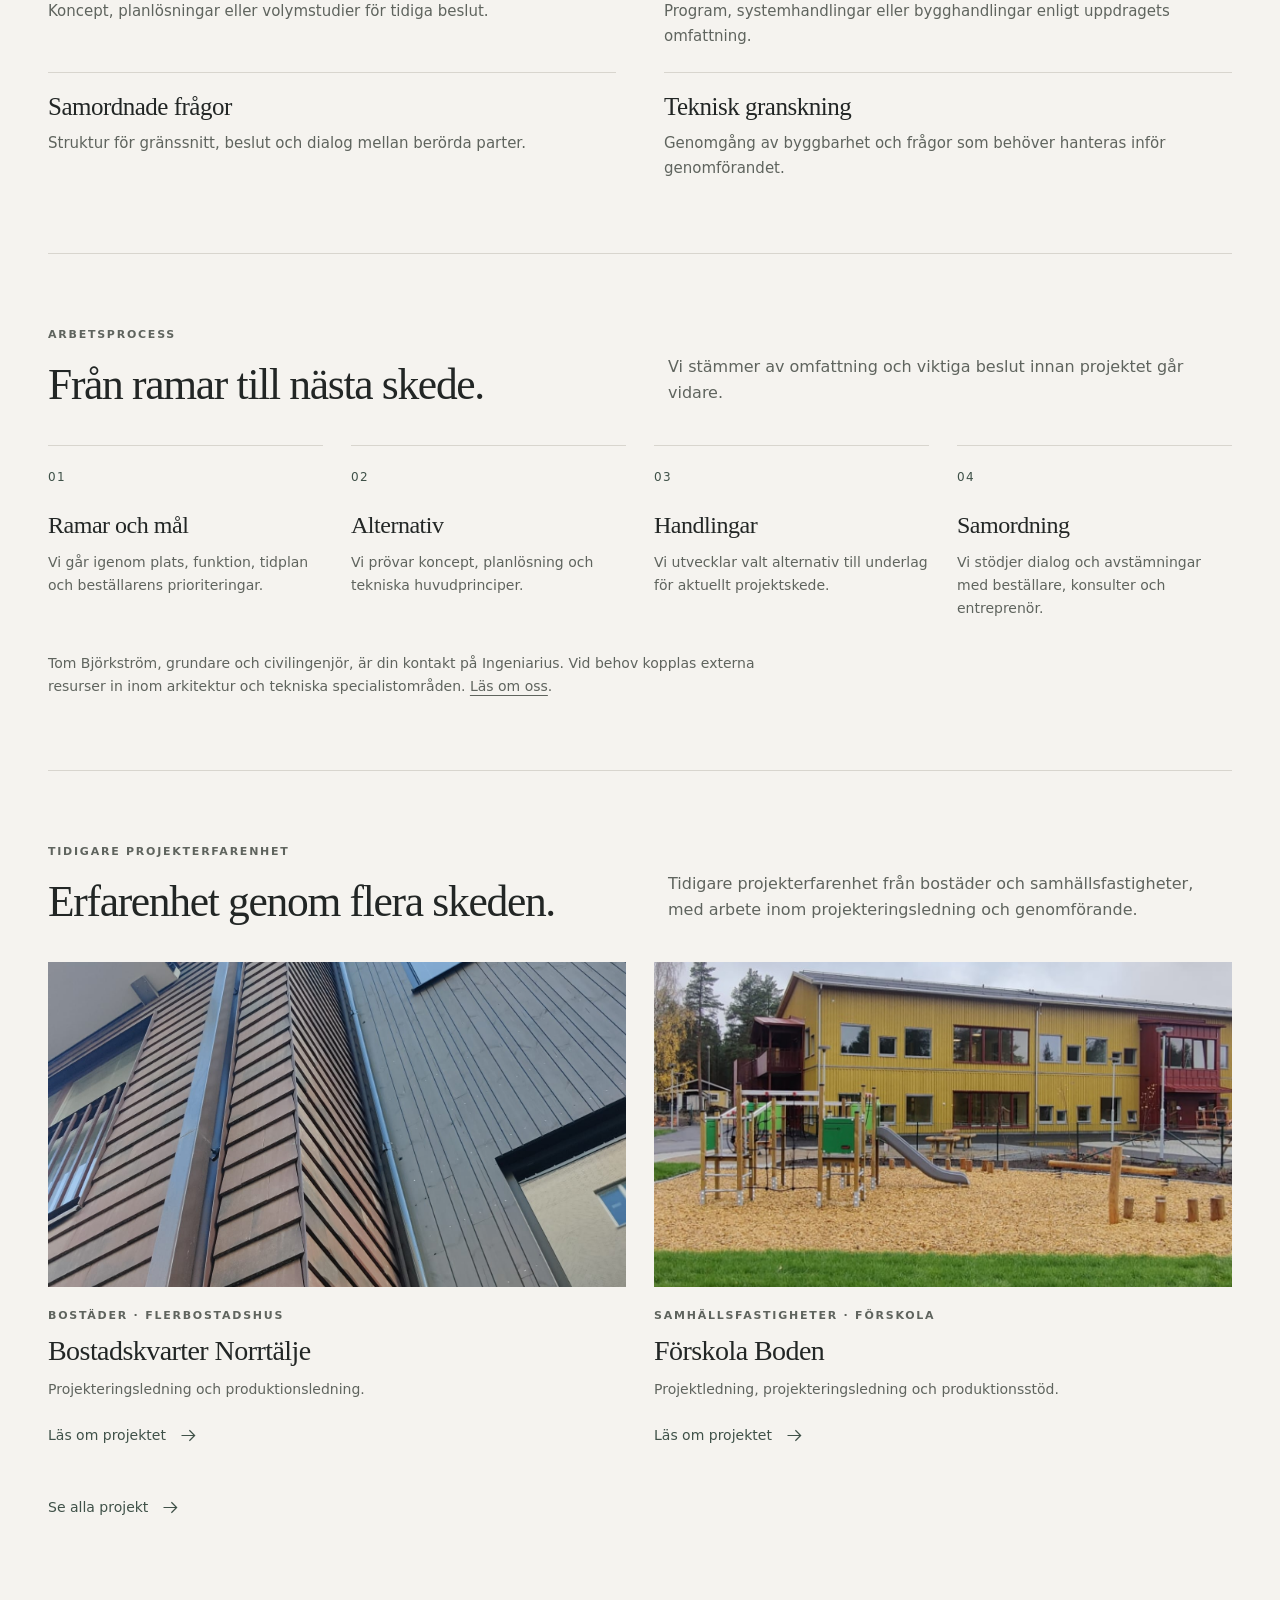
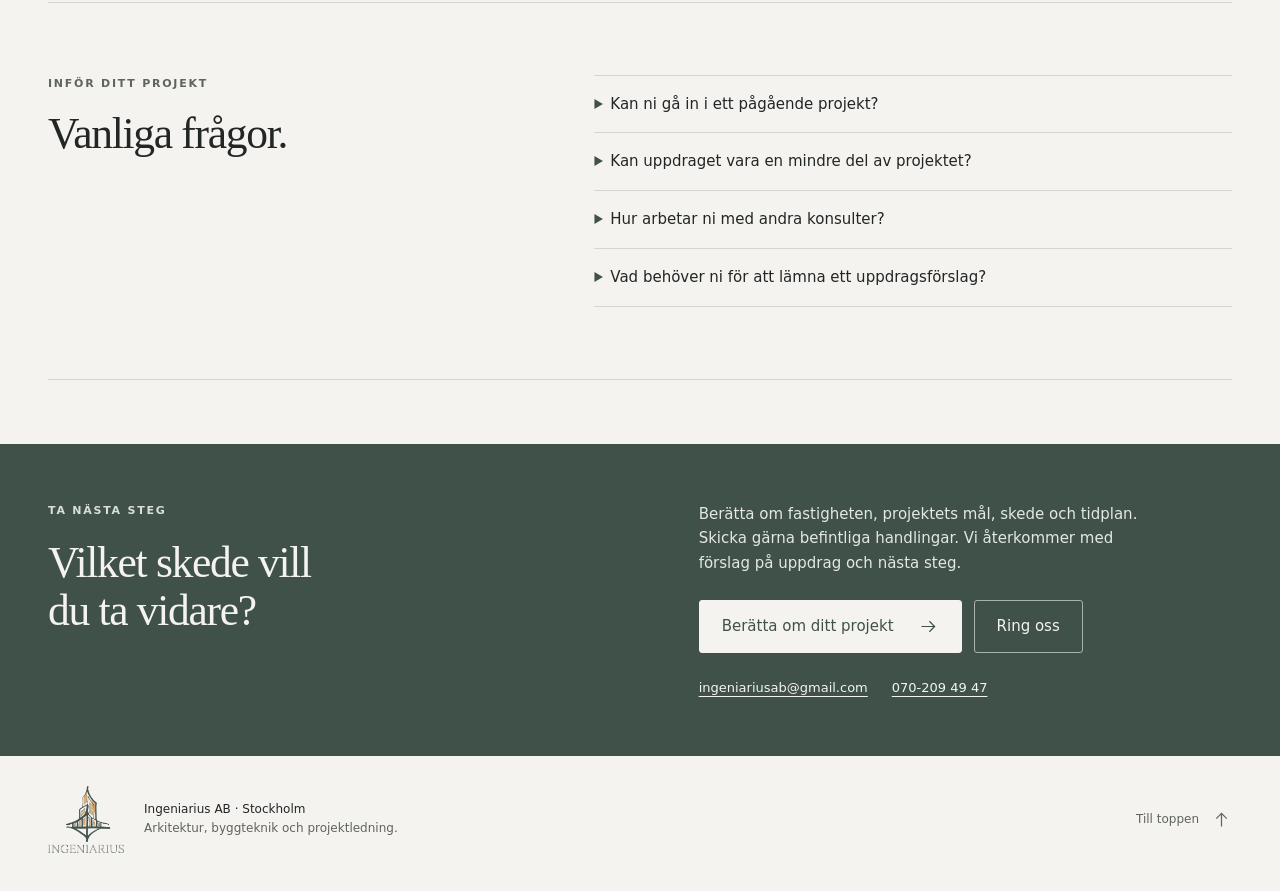
<file: projekt-och-utveckling.html>
<!doctype html>
<html lang="sv">
<head>
  <meta charset="utf-8">
  <meta name="viewport" content="width=device-width, initial-scale=1">
  <meta name="theme-color" content="#f5f3ef">
  <title>Projekt &amp; utveckling | Arkitektur och projekteringsledning | Ingeniarius AB</title>
  <meta name="description" content="Arkitektur, projektering, projekteringsledning och byggbarhetsgranskning för fastighetsägare, företag och projektutvecklare. Kontakta Ingeniarius.">
  <link rel="canonical" href="https://www.ingeniarius.se/projekt-och-utveckling.html">
  <link rel="icon" href="assets/img/ING.png" type="image/png">
  <link rel="stylesheet" href="assets/css/subpages.css">
  <meta property="og:type" content="website">
  <meta property="og:locale" content="sv_SE">
  <meta property="og:title" content="Projekt &amp; utveckling | Arkitektur och projekteringsledning | Ingeniarius AB">
  <meta property="og:description" content="Arkitektur, projektering, projekteringsledning och byggbarhetsgranskning för fastighetsägare, företag och projektutvecklare. Kontakta Ingeniarius.">
  <meta property="og:url" content="https://www.ingeniarius.se/projekt-och-utveckling.html">
  <meta property="og:image" content="https://www.ingeniarius.se/assets/img/ING.png">
  <script type="application/ld+json">{"@context": "https://schema.org", "@graph": [{"@type": "WebPage", "name": "Projekt & utveckling | Arkitektur och projekteringsledning | Ingeniarius AB", "url": "https://www.ingeniarius.se/projekt-och-utveckling.html", "inLanguage": "sv", "description": "Arkitektur, projektering, projekteringsledning och byggbarhetsgranskning för fastighetsägare, företag och projektutvecklare. Kontakta Ingeniarius."}, {"@type": "BreadcrumbList", "itemListElement": [{"@type": "ListItem", "position": 1, "name": "Start", "item": "https://www.ingeniarius.se/"}, {"@type": "ListItem", "position": 2, "name": "Företag", "item": "https://www.ingeniarius.se/projekt-och-utveckling.html"}]}]}</script>
</head>
<body id="top">
  <a class="skip-link" href="#innehall">Hoppa till innehållet</a>
  <header class="site-header container">
    <a class="wordmark" href="index.html" aria-label="Ingeniarius AB – startsida">ingeniarius</a>
    <nav class="site-nav" aria-label="Huvudmeny">
      <a href="index.html#tjanster">Tjänster</a>
      <a href="projekt.html">Projekt</a>
      <a href="index.html#om-oss">Om oss</a>
      <a href="#kontakt">Kontakt</a>
    </nav>
  </header>
  <main id="innehall">
    <div class="container">
      <nav aria-label="Brödsmulor"><ol class="breadcrumb"><li><a href="index.html">Start</a></li><li><a href="index.html#tjanster">Tjänster</a></li><li aria-current="page">Företag</li></ol></nav>
      <section class="hero" aria-labelledby="hero-rubrik">
        <div><p class="eyebrow">Företag · Projekt &amp; utveckling</p><h1 id="hero-rubrik">Arkitektur och tekniskt stöd genom projektets skeden.</h1>
          <p class="lead">Vi hjälper fastighetsägare, företag och projektutvecklare med tidiga utredningar, samordnade handlingar och stöd inför genomförandet.</p>
          <div class="hero-actions"><a class="button" href="#kontakt">Berätta om ditt projekt <svg viewBox="0 0 24 24" fill="none" stroke="currentColor" stroke-width="1.4" aria-hidden="true"><path d="M4 12h15m-6-6 6 6-6 6"/></svg></a><a class="text-link" href="#uppdrag">Se våra tjänster</a></div>
        </div>
        <aside class="hero-note" aria-labelledby="nasta-steg-rubrik"><p class="eyebrow">Ditt nästa steg</p><h2 id="nasta-steg-rubrik">Vilket skede behöver stöd?</h2><ul class="note-list"><li><strong>Tidigt skede</strong>Utred plats, volym, funktion och möjliga alternativ.</li><li><strong>Projektering</strong>Utveckla handlingar och samordna projektets frågor.</li><li><strong>Genomförande</strong>Granska byggbarhet och hantera tekniska gränssnitt.</li></ul></aside>
      </section>
      <nav class="audience-nav" aria-label="Tjänster för olika kunder"><a href="villa-och-bostad.html">Privatkund</a><a href="brf-och-forvaltning.html">BRF</a><a href="projekt-och-utveckling.html" aria-current="page">Företag</a></nav>
      <section class="section" id="uppdrag" aria-labelledby="uppdrag-rubrik">
        <div class="section-heading">
        <div><p class="eyebrow">Det här hjälper vi dig med</p><h2 id="uppdrag-rubrik">Tre sätt att stärka projektet.</h2></div>
        <p class="section-intro">Anlita oss för ett avgränsat uppdrag eller ett bredare stöd. Omfattningen formas efter beställarens behov och projektets organisation.</p>
      </div>
        <div class="offer-grid"><article class="offer-card"><h3>Arkitektur och utredning</h3><p>Utveckla idéer till beslutsunderlag.</p><ul><li>Koncept och volymstudier</li><li>Program och planlösningar</li><li>Ombyggnad och lokalanpassning</li></ul></article><article class="offer-card"><h3>Projektering och ledning</h3><p>Utveckla och samordna handlingar.</p><ul><li>System- och bygghandlingar</li><li>Projekteringsledning</li><li>Samordning mellan beställare och konsulter</li></ul></article><article class="offer-card"><h3>Byggbarhet och genomförande</h3><p>Pröva lösningarna inför nästa skede.</p><ul><li>Byggbarhetsgranskning</li><li>Tekniskt beställarstöd</li><li>Stöd i produktion</li></ul></article></div>
      </section>
      <section class="section" aria-labelledby="leverans-rubrik">
        <div class="section-heading">
        <div><p class="eyebrow">Din leverans</p><h2 id="leverans-rubrik">Tydliga leveranser till beställaren.</h2></div>
        <p class="section-intro">Varje uppdrag behöver ett syfte, en avgränsning och underlag som projektet kan arbeta vidare med.</p>
      </div>
        <ul class="deliverables"><li><h3>Alternativ och riktning</h3><p>Koncept, planlösningar eller volymstudier för tidiga beslut.</p></li><li><h3>Handlingar för valt skede</h3><p>Program, systemhandlingar eller bygghandlingar enligt uppdragets omfattning.</p></li><li><h3>Samordnade frågor</h3><p>Struktur för gränssnitt, beslut och dialog mellan berörda parter.</p></li><li><h3>Teknisk granskning</h3><p>Genomgång av byggbarhet och frågor som behöver hanteras inför genomförandet.</p></li></ul>
      </section>
      <section class="section" aria-labelledby="process-rubrik">
        <div class="section-heading">
        <div><p class="eyebrow">Arbetsprocess</p><h2 id="process-rubrik">Från ramar till nästa skede.</h2></div>
        <p class="section-intro">Vi stämmer av omfattning och viktiga beslut innan projektet går vidare.</p>
      </div>
        <ol class="process"><li><span class="step-number" aria-hidden="true">01</span><h3>Ramar och mål</h3><p>Vi går igenom plats, funktion, tidplan och beställarens prioriteringar.</p></li><li><span class="step-number" aria-hidden="true">02</span><h3>Alternativ</h3><p>Vi prövar koncept, planlösning och tekniska huvudprinciper.</p></li><li><span class="step-number" aria-hidden="true">03</span><h3>Handlingar</h3><p>Vi utvecklar valt alternativ till underlag för aktuellt projektskede.</p></li><li><span class="step-number" aria-hidden="true">04</span><h3>Samordning</h3><p>Vi stödjer dialog och avstämningar med beställare, konsulter och entreprenör.</p></li></ol>
        <p class="people-note">Tom Björkström, grundare och civilingenjör, är din kontakt på Ingeniarius. Vid behov kopplas externa resurser in inom arkitektur och tekniska specialistområden. <a href="index.html#om-oss">Läs om oss</a>.</p>
      </section>
      <section class="section" aria-labelledby="referenser-rubrik">
        <div class="section-heading">
        <div><p class="eyebrow">Tidigare projekterfarenhet</p><h2 id="referenser-rubrik">Erfarenhet genom flera skeden.</h2></div>
        <p class="section-intro">Tidigare projekterfarenhet från bostäder och samhällsfastigheter, med arbete inom projekteringsledning och genomförande.</p>
      </div>
        <div class="reference-grid"><a class="reference-card" href="projekt.html#norrtalje">
        <div class="project-photo"><img class="photo-norrtalje" src="assets/img/projekt-bostadskvarter-norrtalje.jpg" alt="Träfasader och balkonger i ett bostadskvarter i Norrtälje" width="1500" height="2000" loading="lazy" decoding="async"></div>
        <div class="reference-copy"><p class="eyebrow">Bostäder · Flerbostadshus</p><h3>Bostadskvarter Norrtälje</h3>
          <p>Projekteringsledning och produktionsledning.</p><span class="text-link">Läs om projektet <svg viewBox="0 0 24 24" fill="none" stroke="currentColor" stroke-width="1.4" aria-hidden="true"><path d="M4 12h15m-6-6 6 6-6 6"/></svg></span>
        </div>
      </a><a class="reference-card" href="projekt.html#boden">
        <div class="project-photo"><img class="photo-boden" src="assets/img/projekt-forskola-boden.jpg" alt="Förskolebyggnad med gul och röd fasad och tillhörande lekplats i Boden" width="1225" height="1089" loading="lazy" decoding="async"></div>
        <div class="reference-copy"><p class="eyebrow">Samhällsfastigheter · Förskola</p><h3>Förskola Boden</h3>
          <p>Projektledning, projekteringsledning och produktionsstöd.</p><span class="text-link">Läs om projektet <svg viewBox="0 0 24 24" fill="none" stroke="currentColor" stroke-width="1.4" aria-hidden="true"><path d="M4 12h15m-6-6 6 6-6 6"/></svg></span>
        </div>
      </a></div>
        <a class="text-link section-link" href="projekt.html">Se alla projekt <svg viewBox="0 0 24 24" fill="none" stroke="currentColor" stroke-width="1.4" aria-hidden="true"><path d="M4 12h15m-6-6 6 6-6 6"/></svg></a>
      </section>
      <section class="section faq" aria-labelledby="faq-rubrik">
        <div><p class="eyebrow">Inför ditt projekt</p><h2 id="faq-rubrik">Vanliga frågor.</h2></div><div class="faq-list"><details><summary>Kan ni gå in i ett pågående projekt?</summary><p>Ja. Vi kan stödja ett befintligt projekt med projektering, samordning eller byggbarhetsgranskning. Uppdraget avgränsas efter behov.</p></details><details><summary>Kan uppdraget vara en mindre del av projektet?</summary><p>Ja. Det kan exempelvis gälla en utredning, ett ritningspaket eller stöd i en viss fas.</p></details><details><summary>Hur arbetar ni med andra konsulter?</summary><p>Vi utgår från projektets organisation och samordnar berörda frågor med beställare och konsulter. Externa specialister kan kopplas in vid behov.</p></details><details><summary>Vad behöver ni för att lämna ett uppdragsförslag?</summary><p>Beskriv fastighet, skede, mål och önskad leverans. Bifoga befintliga handlingar och ange tidplan samt vilka frågor som behöver lösas.</p></details></div>
      </section>
    </div>
    <section id="kontakt" class="contact" aria-labelledby="kontakt-rubrik">
      <div class="contact-inner container">
        <div><p class="eyebrow">Ta nästa steg</p><h2 id="kontakt-rubrik">Vilket skede vill du ta vidare?</h2></div>
        <div class="contact-copy">
          <p>Berätta om fastigheten, projektets mål, skede och tidplan. Skicka gärna befintliga handlingar. Vi återkommer med förslag på uppdrag och nästa steg.</p>
          <div class="contact-actions">
            <a class="button" href="mailto:ingeniariusab@gmail.com?subject=Projekt%20och%20utveckling%20%E2%80%93%20f%C3%B6rfr%C3%A5gan">Berätta om ditt projekt <svg viewBox="0 0 24 24" fill="none" stroke="currentColor" stroke-width="1.4" aria-hidden="true"><path d="M4 12h15m-6-6 6 6-6 6"/></svg></a>
            <a class="button outline" href="tel:+46702094947">Ring oss</a>
          </div>
          <div class="contact-details"><a href="mailto:ingeniariusab@gmail.com">ingeniariusab@gmail.com</a><a href="tel:+46702094947">070-209 49 47</a></div>
        </div>
      </div>
    </section>
  </main>
  <footer class="site-footer container">
    <div class="footer-brand"><img src="assets/img/ING.png" alt="" width="2194" height="1933" loading="lazy">
      <div><strong>Ingeniarius AB · Stockholm</strong><p>Arkitektur, byggteknik och projektledning.</p></div>
    </div>
    <a class="text-link" href="#top">Till toppen <svg viewBox="0 0 24 24" fill="none" stroke="currentColor" stroke-width="1.4" aria-hidden="true"><path d="M12 20V5m-6 6 6-6 6 6"/></svg></a>
  </footer>
</body>
</html>
</file>
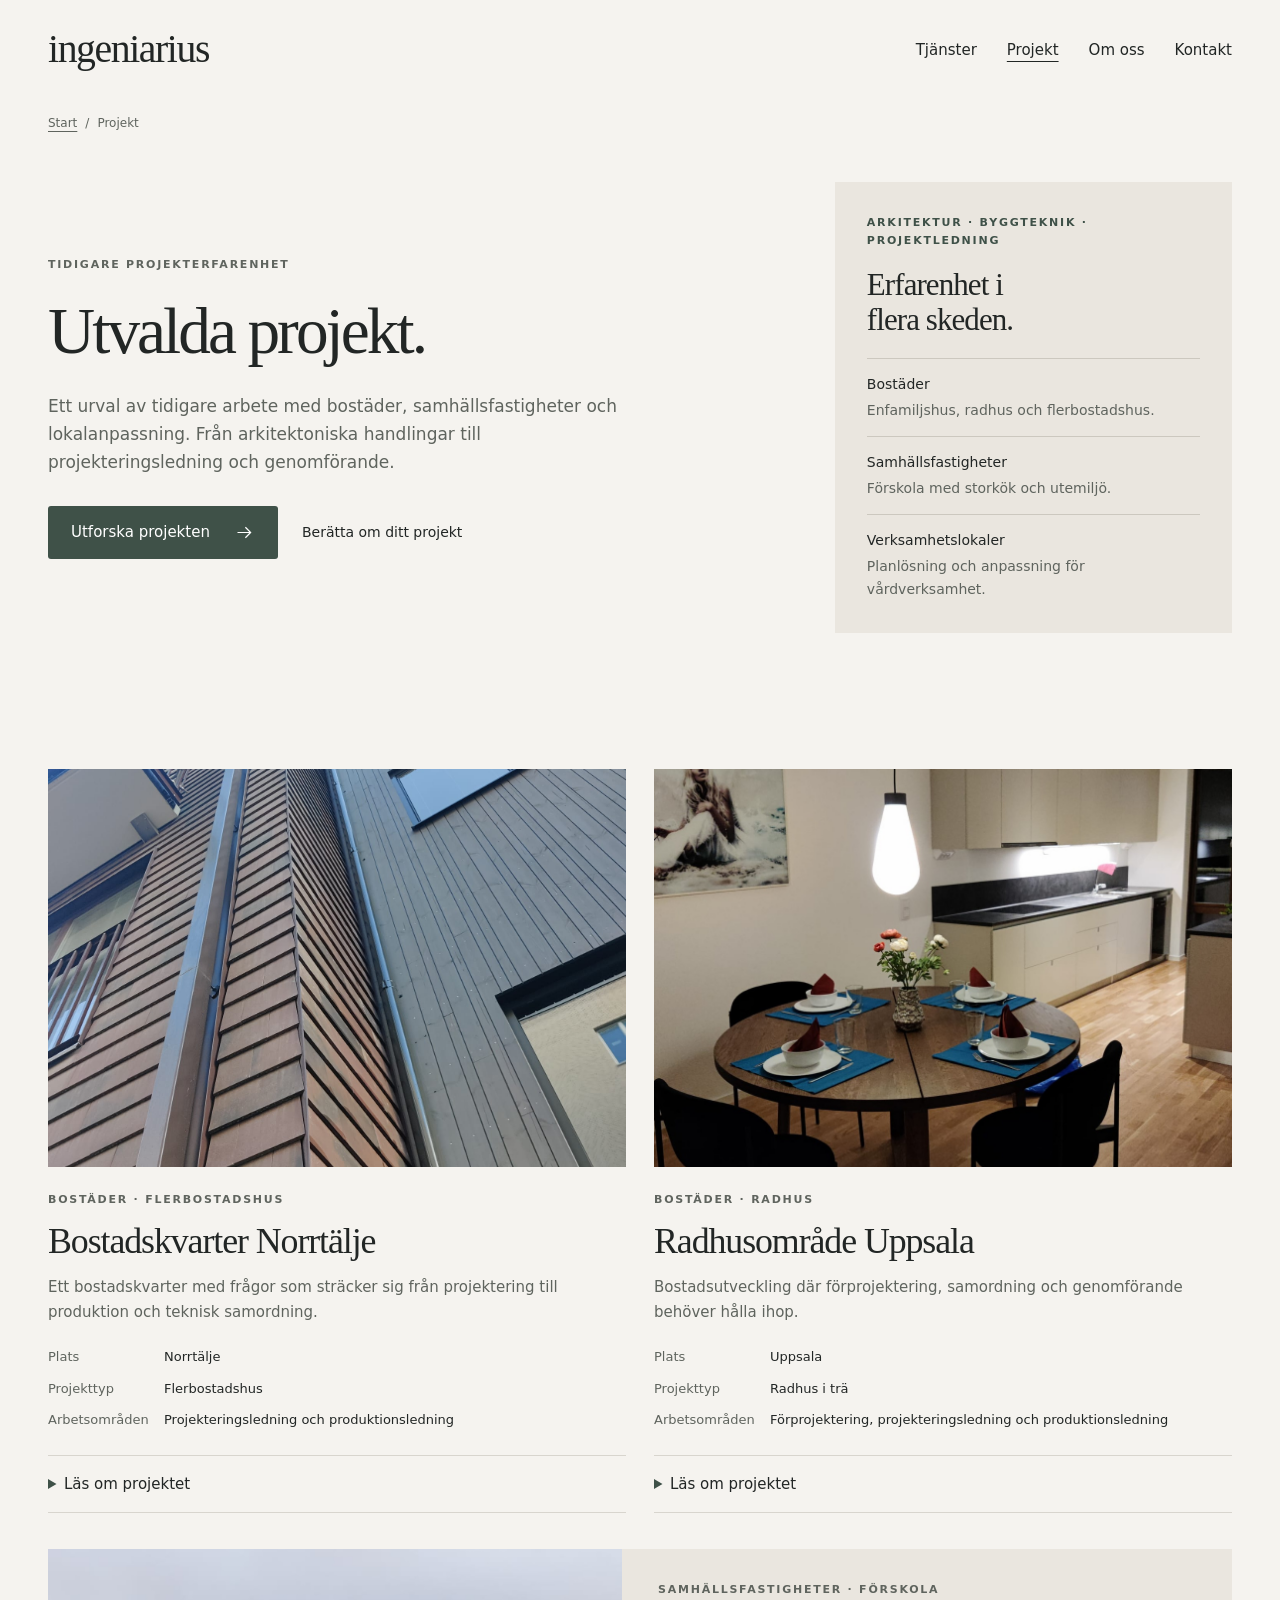
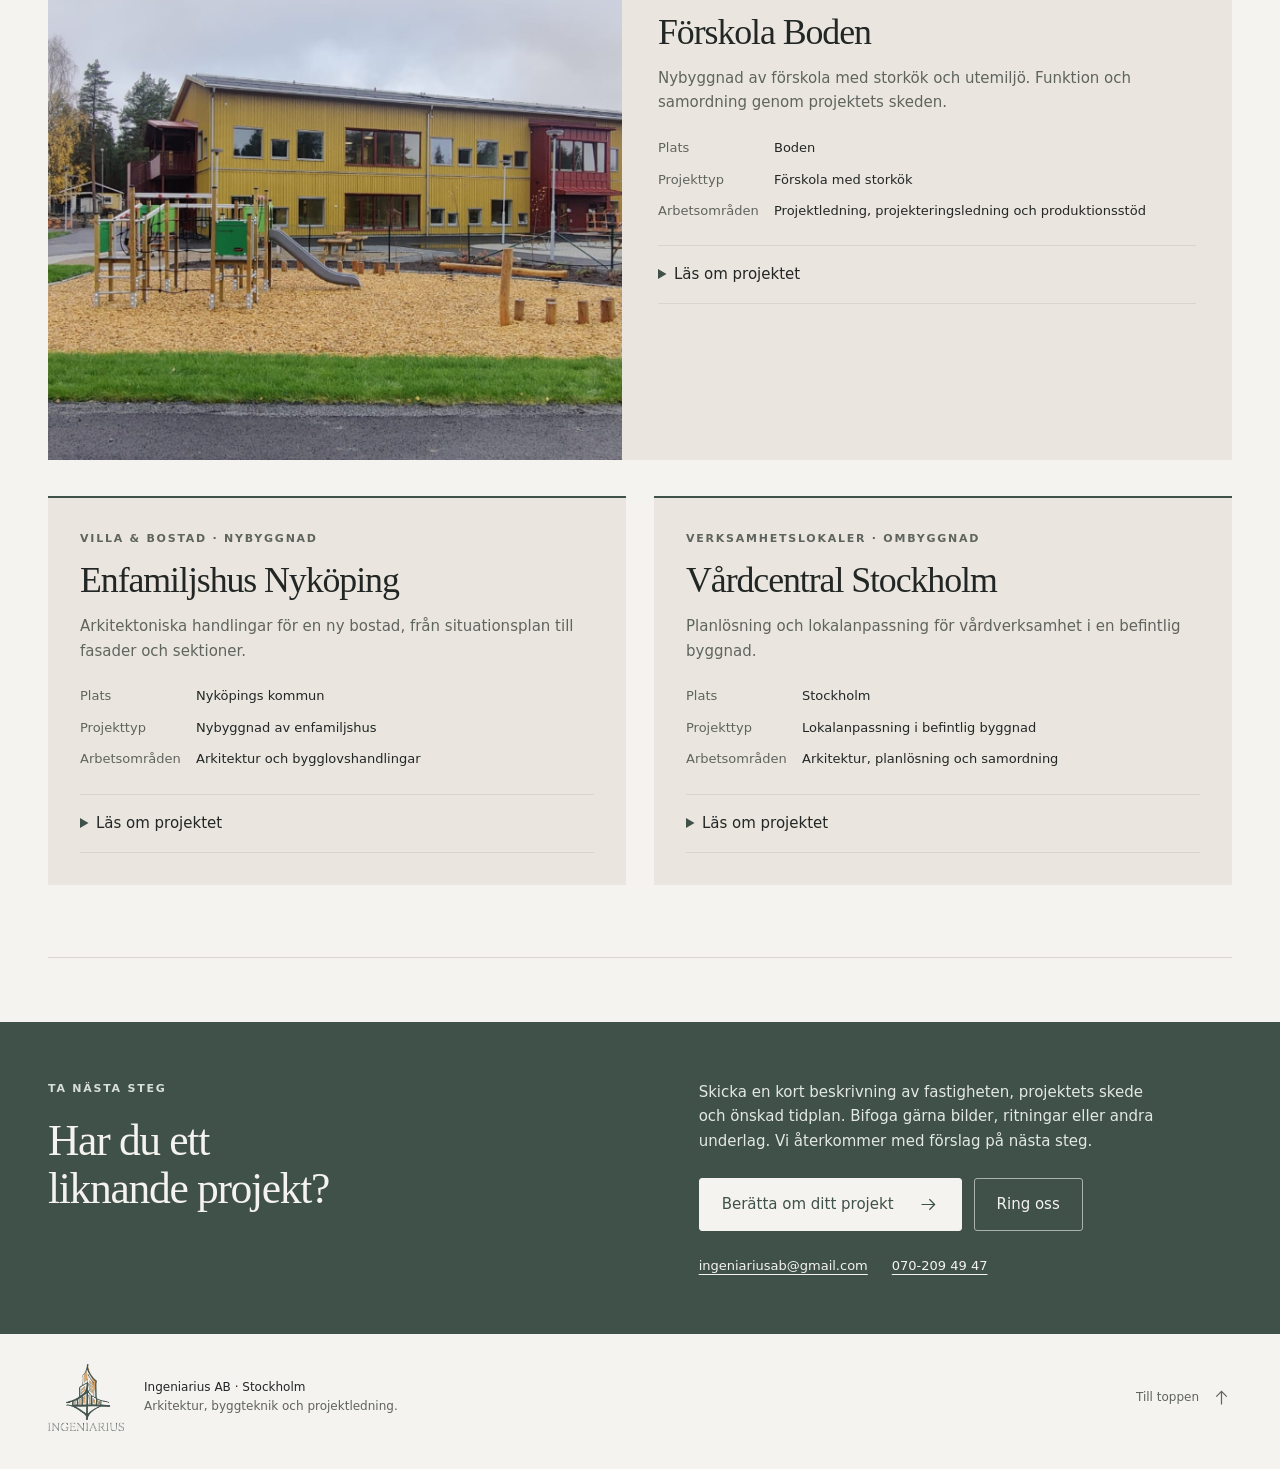
<file: projekt.html>
<!doctype html>
<html lang="sv">
<head>
  <meta charset="utf-8">
  <meta name="viewport" content="width=device-width, initial-scale=1">
  <meta name="theme-color" content="#f5f3ef">
  <title>Utvalda projekt | Ingeniarius AB</title>
  <meta name="description" content="Utvalda projekt inom bostäder, förskola och lokalanpassning. Tidigare projekterfarenhet inom arkitektur, projekteringsledning och genomförande.">
  <link rel="canonical" href="https://www.ingeniarius.se/projekt.html">
  <link rel="icon" href="assets/img/ING.png" type="image/png">
  <link rel="stylesheet" href="assets/css/subpages.css">
  <meta property="og:type" content="website">
  <meta property="og:locale" content="sv_SE">
  <meta property="og:title" content="Utvalda projekt | Ingeniarius AB">
  <meta property="og:description" content="Utvalda projekt inom bostäder, förskola och lokalanpassning. Tidigare projekterfarenhet inom arkitektur, projekteringsledning och genomförande.">
  <meta property="og:url" content="https://www.ingeniarius.se/projekt.html">
  <meta property="og:image" content="https://www.ingeniarius.se/assets/img/projekt-bostadskvarter-norrtalje.jpg">
  <script type="application/ld+json">{"@context": "https://schema.org", "@graph": [{"@type": "WebPage", "name": "Utvalda projekt | Ingeniarius AB", "url": "https://www.ingeniarius.se/projekt.html", "inLanguage": "sv", "description": "Utvalda projekt inom bostäder, förskola och lokalanpassning. Tidigare projekterfarenhet inom arkitektur, projekteringsledning och genomförande."}, {"@type": "BreadcrumbList", "itemListElement": [{"@type": "ListItem", "position": 1, "name": "Start", "item": "https://www.ingeniarius.se/"}, {"@type": "ListItem", "position": 2, "name": "Projekt", "item": "https://www.ingeniarius.se/projekt.html"}]}]}</script>
</head>
<body id="top">
  <a class="skip-link" href="#innehall">Hoppa till innehållet</a>
  <header class="site-header container">
    <a class="wordmark" href="index.html" aria-label="Ingeniarius AB – startsida">ingeniarius</a>
    <nav class="site-nav" aria-label="Huvudmeny">
      <a href="index.html#tjanster">Tjänster</a>
      <a href="projekt.html" aria-current="page">Projekt</a>
      <a href="index.html#om-oss">Om oss</a>
      <a href="#kontakt">Kontakt</a>
    </nav>
  </header>
  <main id="innehall">
    <div class="container">
      <nav aria-label="Brödsmulor"><ol class="breadcrumb"><li><a href="index.html">Start</a></li><li aria-current="page">Projekt</li></ol></nav>
      <section class="hero" aria-labelledby="hero-rubrik">
        <div><p class="eyebrow">Tidigare projekterfarenhet</p><h1 id="hero-rubrik">Utvalda projekt.</h1>
          <p class="lead">Ett urval av tidigare arbete med bostäder, samhällsfastigheter och lokalanpassning. Från arkitektoniska handlingar till projekteringsledning och genomförande.</p>
          <div class="hero-actions"><a class="button" href="#projektlista">Utforska projekten <svg viewBox="0 0 24 24" fill="none" stroke="currentColor" stroke-width="1.4" aria-hidden="true"><path d="M4 12h15m-6-6 6 6-6 6"/></svg></a><a class="text-link" href="#kontakt">Berätta om ditt projekt</a></div>
        </div>
        <aside class="hero-note" aria-labelledby="erfarenhet-rubrik"><p class="eyebrow">Arkitektur · Byggteknik · Projektledning</p><h2 id="erfarenhet-rubrik">Erfarenhet i flera skeden.</h2>
          <ul class="note-list"><li><strong>Bostäder</strong>Enfamiljshus, radhus och flerbostadshus.</li><li><strong>Samhällsfastigheter</strong>Förskola med storkök och utemiljö.</li><li><strong>Verksamhetslokaler</strong>Planlösning och anpassning för vårdverksamhet.</li></ul>
        </aside>
      </section>
      <section id="projektlista" class="section" aria-labelledby="projektlista-rubrik">
        <h2 id="projektlista-rubrik" class="sr-only">Projekt och arbetsområden</h2>
        <div class="project-grid"><article class="project-card" id="norrtalje" aria-labelledby="norrtalje-rubrik">
        <div class="project-photo"><img class="photo-norrtalje" src="assets/img/projekt-bostadskvarter-norrtalje.jpg" alt="Träfasader och balkonger i ett bostadskvarter i Norrtälje" width="1500" height="2000" fetchpriority="high" decoding="async"></div>
        <div class="project-copy">
          <p class="eyebrow">Bostäder · Flerbostadshus</p><h2 id="norrtalje-rubrik">Bostadskvarter Norrtälje</h2>
          <p>Ett bostadskvarter med frågor som sträcker sig från projektering till produktion och teknisk samordning.</p>
          <dl class="project-meta">
            <div><dt>Plats</dt><dd>Norrtälje</dd></div>
            <div><dt>Projekttyp</dt><dd>Flerbostadshus</dd></div>
            <div><dt>Arbetsområden</dt><dd>Projekteringsledning och produktionsledning</dd></div>
          </dl>
          <details class="project-detail"><summary>Läs om projektet<span class="sr-only"> Bostadskvarter Norrtälje</span></summary>
            <div class="detail-copy"><p>Bostadsprojekt med flerbostadshus i centrala Norrtälje. Arbetet omfattade projekteringsledning, produktionsledning och tekniska frågor kring grundläggning, VA, finplanering och fuktsäkerhet.</p>
              <a class="text-link" href="projekt-och-utveckling.html">Tjänster för företag <svg viewBox="0 0 24 24" fill="none" stroke="currentColor" stroke-width="1.4" aria-hidden="true"><path d="M4 12h15m-6-6 6 6-6 6"/></svg></a>
            </div>
          </details>
        </div>
      </article><article class="project-card" id="uppsala" aria-labelledby="uppsala-rubrik">
        <div class="project-photo"><img class="photo-uppsala" src="assets/img/projekt-radhusomrade-uppsala.jpg" alt="Matplats och kök i en bostad i radhusområdet i Uppsala" width="1166" height="1226" fetchpriority="high" decoding="async"></div>
        <div class="project-copy">
          <p class="eyebrow">Bostäder · Radhus</p><h2 id="uppsala-rubrik">Radhusområde Uppsala</h2>
          <p>Bostadsutveckling där förprojektering, samordning och genomförande behöver hålla ihop.</p>
          <dl class="project-meta">
            <div><dt>Plats</dt><dd>Uppsala</dd></div>
            <div><dt>Projekttyp</dt><dd>Radhus i trä</dd></div>
            <div><dt>Arbetsområden</dt><dd>Förprojektering, projekteringsledning och produktionsledning</dd></div>
          </dl>
          <details class="project-detail"><summary>Läs om projektet<span class="sr-only"> Radhusområde Uppsala</span></summary>
            <div class="detail-copy"><p>Bostadsprojekt med radhusbebyggelse i trä. Arbetet omfattade tidiga skeden, förprojektering, projekteringsledning och produktionsledning.</p>
              <a class="text-link" href="projekt-och-utveckling.html">Tjänster för företag <svg viewBox="0 0 24 24" fill="none" stroke="currentColor" stroke-width="1.4" aria-hidden="true"><path d="M4 12h15m-6-6 6 6-6 6"/></svg></a>
            </div>
          </details>
        </div>
      </article><article class="project-card project-card--wide" id="boden" aria-labelledby="boden-rubrik">
        <div class="project-photo"><img class="photo-boden" src="assets/img/projekt-forskola-boden.jpg" alt="Förskolebyggnad med gul och röd fasad och tillhörande lekplats i Boden" width="1225" height="1089" loading="lazy" decoding="async"></div>
        <div class="project-copy">
          <p class="eyebrow">Samhällsfastigheter · Förskola</p><h2 id="boden-rubrik">Förskola Boden</h2>
          <p>Nybyggnad av förskola med storkök och utemiljö. Funktion och samordning genom projektets skeden.</p>
          <dl class="project-meta">
            <div><dt>Plats</dt><dd>Boden</dd></div>
            <div><dt>Projekttyp</dt><dd>Förskola med storkök</dd></div>
            <div><dt>Arbetsområden</dt><dd>Projektledning, projekteringsledning och produktionsstöd</dd></div>
          </dl>
          <details class="project-detail"><summary>Läs om projektet<span class="sr-only"> Förskola Boden</span></summary>
            <div class="detail-copy"><p>Nybyggnation av förskola med storkök och tillhörande utemiljö. Arbetet omfattade projektledning, projekteringsledning, produktionsstöd och fuktsäkerhetsarbete.</p>
              <a class="text-link" href="projekt-och-utveckling.html">Tjänster för företag <svg viewBox="0 0 24 24" fill="none" stroke="currentColor" stroke-width="1.4" aria-hidden="true"><path d="M4 12h15m-6-6 6 6-6 6"/></svg></a>
            </div>
          </details>
        </div>
      </article><article class="project-card project-card--text" id="nykoping" aria-labelledby="nykoping-rubrik">

        <div class="project-copy">
          <p class="eyebrow">Villa &amp; bostad · Nybyggnad</p><h2 id="nykoping-rubrik">Enfamiljshus Nyköping</h2>
          <p>Arkitektoniska handlingar för en ny bostad, från situationsplan till fasader och sektioner.</p>
          <dl class="project-meta">
            <div><dt>Plats</dt><dd>Nyköpings kommun</dd></div>
            <div><dt>Projekttyp</dt><dd>Nybyggnad av enfamiljshus</dd></div>
            <div><dt>Arbetsområden</dt><dd>Arkitektur och bygglovshandlingar</dd></div>
          </dl>
          <details class="project-detail"><summary>Läs om projektet<span class="sr-only"> Enfamiljshus Nyköping</span></summary>
            <div class="detail-copy"><p>Nybyggnad av enfamiljshus i Nyköpings kommun. Uppdraget omfattade arkitektoniska bygglovshandlingar med situationsplan, planritningar, fasader och sektioner.</p>
              <a class="text-link" href="villa-och-bostad.html">Tjänster för privatkunder <svg viewBox="0 0 24 24" fill="none" stroke="currentColor" stroke-width="1.4" aria-hidden="true"><path d="M4 12h15m-6-6 6 6-6 6"/></svg></a>
            </div>
          </details>
        </div>
      </article><article class="project-card project-card--text" id="stockholm" aria-labelledby="stockholm-rubrik">

        <div class="project-copy">
          <p class="eyebrow">Verksamhetslokaler · Ombyggnad</p><h2 id="stockholm-rubrik">Vårdcentral Stockholm</h2>
          <p>Planlösning och lokalanpassning för vårdverksamhet i en befintlig byggnad.</p>
          <dl class="project-meta">
            <div><dt>Plats</dt><dd>Stockholm</dd></div>
            <div><dt>Projekttyp</dt><dd>Lokalanpassning i befintlig byggnad</dd></div>
            <div><dt>Arbetsområden</dt><dd>Arkitektur, planlösning och samordning</dd></div>
          </dl>
          <details class="project-detail"><summary>Läs om projektet<span class="sr-only"> Vårdcentral Stockholm</span></summary>
            <div class="detail-copy"><p>Lokalanpassning för vårdverksamhet. Arbetet omfattade planlösningar, tillgänglighetsanpassning, entré- och receptionsmiljöer samt samordning med verksamhet och tekniska konsulter.</p>
              <a class="text-link" href="projekt-och-utveckling.html">Tjänster för företag <svg viewBox="0 0 24 24" fill="none" stroke="currentColor" stroke-width="1.4" aria-hidden="true"><path d="M4 12h15m-6-6 6 6-6 6"/></svg></a>
            </div>
          </details>
        </div>
      </article></div>
      </section>
    </div>
    <section id="kontakt" class="contact" aria-labelledby="kontakt-rubrik">
      <div class="contact-inner container">
        <div><p class="eyebrow">Ta nästa steg</p><h2 id="kontakt-rubrik">Har du ett liknande projekt?</h2></div>
        <div class="contact-copy">
          <p>Skicka en kort beskrivning av fastigheten, projektets skede och önskad tidplan. Bifoga gärna bilder, ritningar eller andra underlag. Vi återkommer med förslag på nästa steg.</p>
          <div class="contact-actions">
            <a class="button" href="mailto:ingeniariusab@gmail.com?subject=Projekt%20%E2%80%93%20f%C3%B6rfr%C3%A5gan">Berätta om ditt projekt <svg viewBox="0 0 24 24" fill="none" stroke="currentColor" stroke-width="1.4" aria-hidden="true"><path d="M4 12h15m-6-6 6 6-6 6"/></svg></a>
            <a class="button outline" href="tel:+46702094947">Ring oss</a>
          </div>
          <div class="contact-details"><a href="mailto:ingeniariusab@gmail.com">ingeniariusab@gmail.com</a><a href="tel:+46702094947">070-209 49 47</a></div>
        </div>
      </div>
    </section>
  </main>
  <footer class="site-footer container">
    <div class="footer-brand"><img src="assets/img/ING.png" alt="" width="2194" height="1933" loading="lazy">
      <div><strong>Ingeniarius AB · Stockholm</strong><p>Arkitektur, byggteknik och projektledning.</p></div>
    </div>
    <a class="text-link" href="#top">Till toppen <svg viewBox="0 0 24 24" fill="none" stroke="currentColor" stroke-width="1.4" aria-hidden="true"><path d="M12 20V5m-6 6 6-6 6 6"/></svg></a>
  </footer>
</body>
</html>
</file>
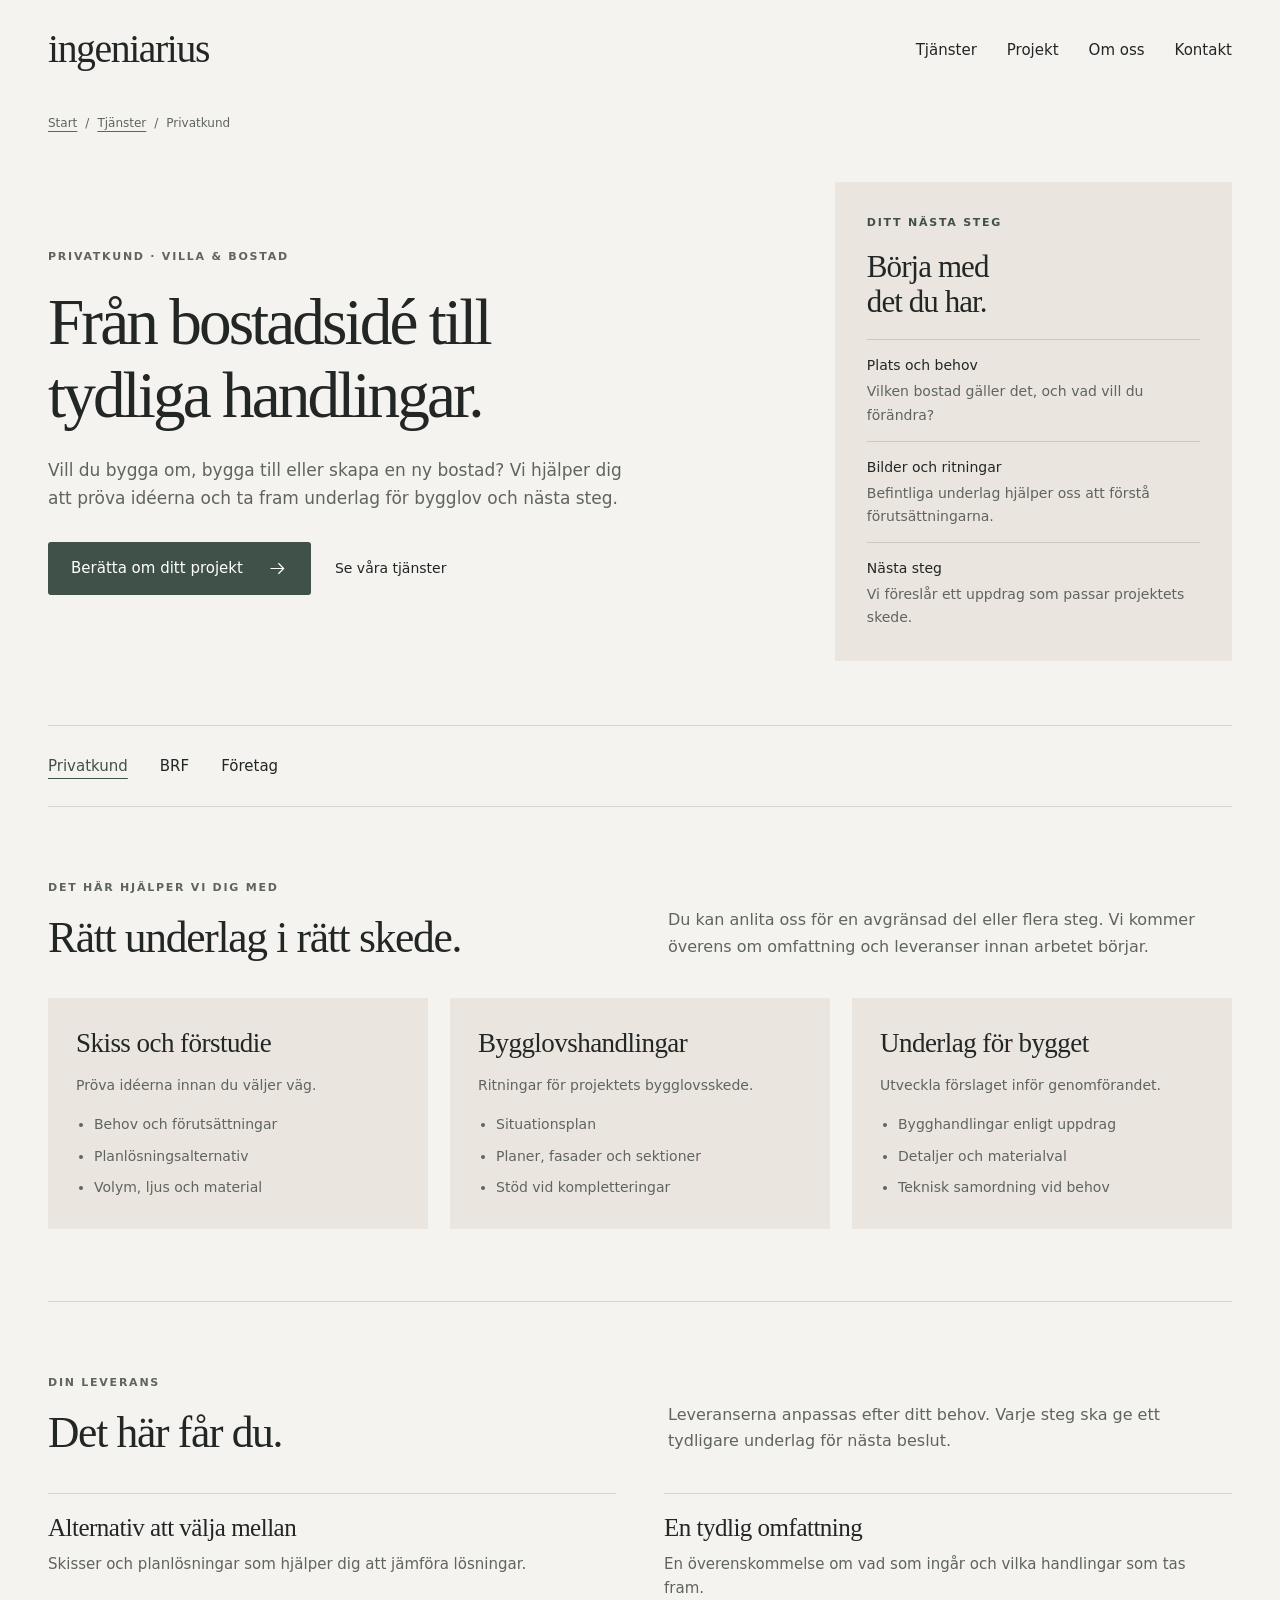
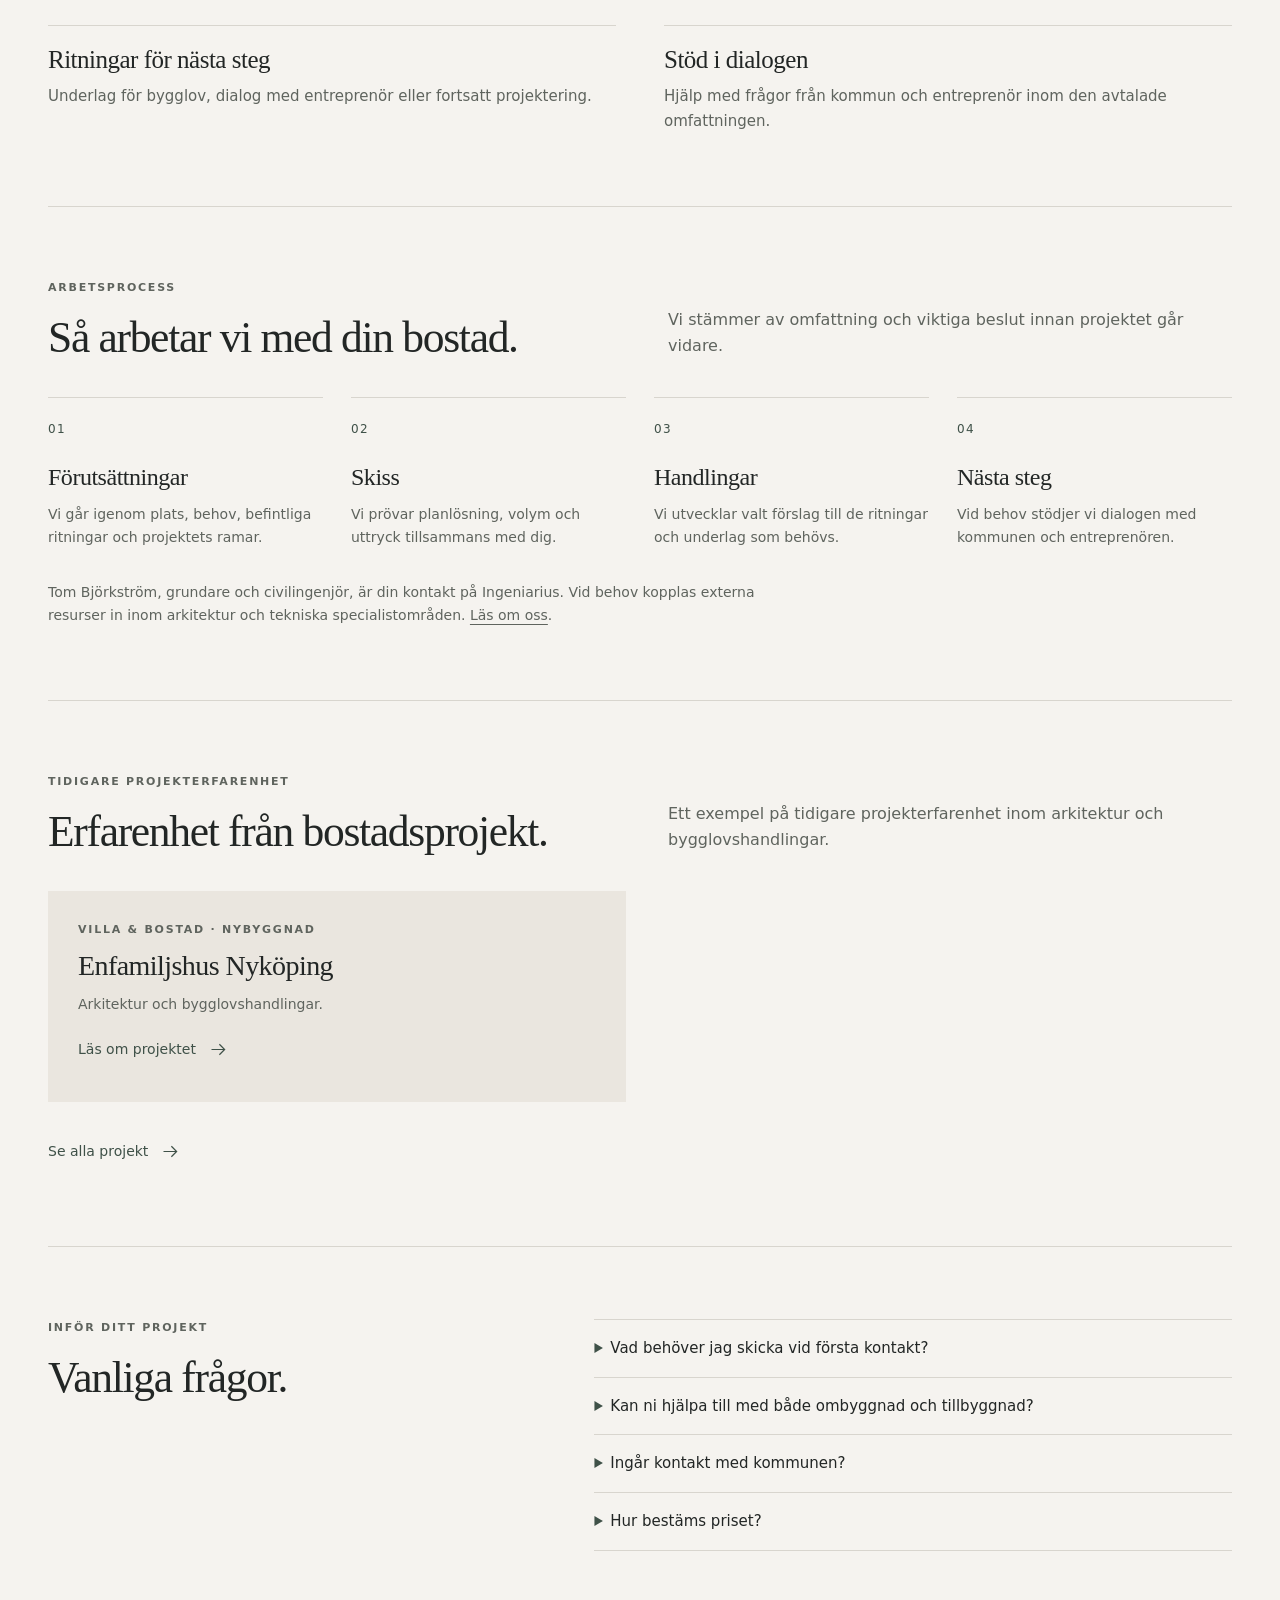
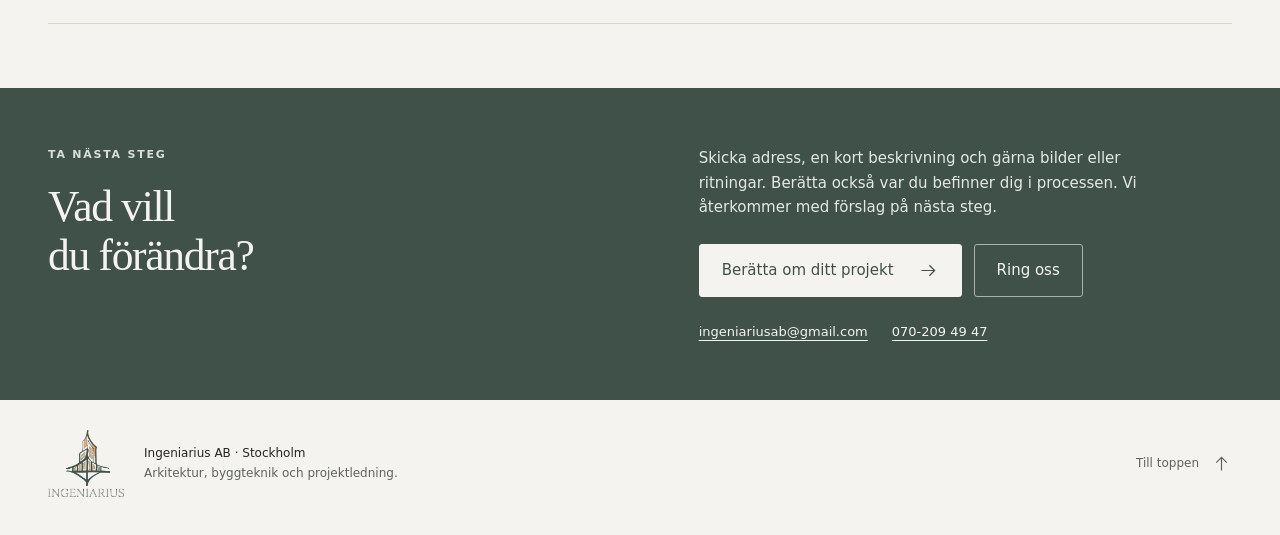
<file: villa-och-bostad.html>
<!doctype html>
<html lang="sv">
<head>
  <meta charset="utf-8">
  <meta name="viewport" content="width=device-width, initial-scale=1">
  <meta name="theme-color" content="#f5f3ef">
  <title>Villa &amp; bostad | Arkitektur och bygglov | Ingeniarius AB</title>
  <meta name="description" content="Skisser, planlösningar, bygglovshandlingar och bygghandlingar för ombyggnad, tillbyggnad och nya bostäder. Kontakta Ingeniarius om ditt projekt.">
  <link rel="canonical" href="https://www.ingeniarius.se/villa-och-bostad.html">
  <link rel="icon" href="assets/img/ING.png" type="image/png">
  <link rel="stylesheet" href="assets/css/subpages.css">
  <meta property="og:type" content="website">
  <meta property="og:locale" content="sv_SE">
  <meta property="og:title" content="Villa &amp; bostad | Arkitektur och bygglov | Ingeniarius AB">
  <meta property="og:description" content="Skisser, planlösningar, bygglovshandlingar och bygghandlingar för ombyggnad, tillbyggnad och nya bostäder. Kontakta Ingeniarius om ditt projekt.">
  <meta property="og:url" content="https://www.ingeniarius.se/villa-och-bostad.html">
  <meta property="og:image" content="https://www.ingeniarius.se/assets/img/ING.png">
  <script type="application/ld+json">{"@context": "https://schema.org", "@graph": [{"@type": "WebPage", "name": "Villa & bostad | Arkitektur och bygglov | Ingeniarius AB", "url": "https://www.ingeniarius.se/villa-och-bostad.html", "inLanguage": "sv", "description": "Skisser, planlösningar, bygglovshandlingar och bygghandlingar för ombyggnad, tillbyggnad och nya bostäder. Kontakta Ingeniarius om ditt projekt."}, {"@type": "BreadcrumbList", "itemListElement": [{"@type": "ListItem", "position": 1, "name": "Start", "item": "https://www.ingeniarius.se/"}, {"@type": "ListItem", "position": 2, "name": "Privatkund", "item": "https://www.ingeniarius.se/villa-och-bostad.html"}]}]}</script>
</head>
<body id="top">
  <a class="skip-link" href="#innehall">Hoppa till innehållet</a>
  <header class="site-header container">
    <a class="wordmark" href="index.html" aria-label="Ingeniarius AB – startsida">ingeniarius</a>
    <nav class="site-nav" aria-label="Huvudmeny">
      <a href="index.html#tjanster">Tjänster</a>
      <a href="projekt.html">Projekt</a>
      <a href="index.html#om-oss">Om oss</a>
      <a href="#kontakt">Kontakt</a>
    </nav>
  </header>
  <main id="innehall">
    <div class="container">
      <nav aria-label="Brödsmulor"><ol class="breadcrumb"><li><a href="index.html">Start</a></li><li><a href="index.html#tjanster">Tjänster</a></li><li aria-current="page">Privatkund</li></ol></nav>
      <section class="hero" aria-labelledby="hero-rubrik">
        <div><p class="eyebrow">Privatkund · Villa &amp; bostad</p><h1 id="hero-rubrik">Från bostadsidé till tydliga handlingar.</h1>
          <p class="lead">Vill du bygga om, bygga till eller skapa en ny bostad? Vi hjälper dig att pröva idéerna och ta fram underlag för bygglov och nästa steg.</p>
          <div class="hero-actions"><a class="button" href="#kontakt">Berätta om ditt projekt <svg viewBox="0 0 24 24" fill="none" stroke="currentColor" stroke-width="1.4" aria-hidden="true"><path d="M4 12h15m-6-6 6 6-6 6"/></svg></a><a class="text-link" href="#uppdrag">Se våra tjänster</a></div>
        </div>
        <aside class="hero-note" aria-labelledby="nasta-steg-rubrik"><p class="eyebrow">Ditt nästa steg</p><h2 id="nasta-steg-rubrik">Börja med det du har.</h2><ul class="note-list"><li><strong>Plats och behov</strong>Vilken bostad gäller det, och vad vill du förändra?</li><li><strong>Bilder och ritningar</strong>Befintliga underlag hjälper oss att förstå förutsättningarna.</li><li><strong>Nästa steg</strong>Vi föreslår ett uppdrag som passar projektets skede.</li></ul></aside>
      </section>
      <nav class="audience-nav" aria-label="Tjänster för olika kunder"><a href="villa-och-bostad.html" aria-current="page">Privatkund</a><a href="brf-och-forvaltning.html">BRF</a><a href="projekt-och-utveckling.html">Företag</a></nav>
      <section class="section" id="uppdrag" aria-labelledby="uppdrag-rubrik">
        <div class="section-heading">
        <div><p class="eyebrow">Det här hjälper vi dig med</p><h2 id="uppdrag-rubrik">Rätt underlag i rätt skede.</h2></div>
        <p class="section-intro">Du kan anlita oss för en avgränsad del eller flera steg. Vi kommer överens om omfattning och leveranser innan arbetet börjar.</p>
      </div>
        <div class="offer-grid"><article class="offer-card"><h3>Skiss och förstudie</h3><p>Pröva idéerna innan du väljer väg.</p><ul><li>Behov och förutsättningar</li><li>Planlösningsalternativ</li><li>Volym, ljus och material</li></ul></article><article class="offer-card"><h3>Bygglovshandlingar</h3><p>Ritningar för projektets bygglovsskede.</p><ul><li>Situationsplan</li><li>Planer, fasader och sektioner</li><li>Stöd vid kompletteringar</li></ul></article><article class="offer-card"><h3>Underlag för bygget</h3><p>Utveckla förslaget inför genomförandet.</p><ul><li>Bygghandlingar enligt uppdrag</li><li>Detaljer och materialval</li><li>Teknisk samordning vid behov</li></ul></article></div>
      </section>
      <section class="section" aria-labelledby="leverans-rubrik">
        <div class="section-heading">
        <div><p class="eyebrow">Din leverans</p><h2 id="leverans-rubrik">Det här får du.</h2></div>
        <p class="section-intro">Leveranserna anpassas efter ditt behov. Varje steg ska ge ett tydligare underlag för nästa beslut.</p>
      </div>
        <ul class="deliverables"><li><h3>Alternativ att välja mellan</h3><p>Skisser och planlösningar som hjälper dig att jämföra lösningar.</p></li><li><h3>En tydlig omfattning</h3><p>En överenskommelse om vad som ingår och vilka handlingar som tas fram.</p></li><li><h3>Ritningar för nästa steg</h3><p>Underlag för bygglov, dialog med entreprenör eller fortsatt projektering.</p></li><li><h3>Stöd i dialogen</h3><p>Hjälp med frågor från kommun och entreprenör inom den avtalade omfattningen.</p></li></ul>
      </section>
      <section class="section" aria-labelledby="process-rubrik">
        <div class="section-heading">
        <div><p class="eyebrow">Arbetsprocess</p><h2 id="process-rubrik">Så arbetar vi med din bostad.</h2></div>
        <p class="section-intro">Vi stämmer av omfattning och viktiga beslut innan projektet går vidare.</p>
      </div>
        <ol class="process"><li><span class="step-number" aria-hidden="true">01</span><h3>Förutsättningar</h3><p>Vi går igenom plats, behov, befintliga ritningar och projektets ramar.</p></li><li><span class="step-number" aria-hidden="true">02</span><h3>Skiss</h3><p>Vi prövar planlösning, volym och uttryck tillsammans med dig.</p></li><li><span class="step-number" aria-hidden="true">03</span><h3>Handlingar</h3><p>Vi utvecklar valt förslag till de ritningar och underlag som behövs.</p></li><li><span class="step-number" aria-hidden="true">04</span><h3>Nästa steg</h3><p>Vid behov stödjer vi dialogen med kommunen och entreprenören.</p></li></ol>
        <p class="people-note">Tom Björkström, grundare och civilingenjör, är din kontakt på Ingeniarius. Vid behov kopplas externa resurser in inom arkitektur och tekniska specialistområden. <a href="index.html#om-oss">Läs om oss</a>.</p>
      </section>
      <section class="section" aria-labelledby="referenser-rubrik">
        <div class="section-heading">
        <div><p class="eyebrow">Tidigare projekterfarenhet</p><h2 id="referenser-rubrik">Erfarenhet från bostadsprojekt.</h2></div>
        <p class="section-intro">Ett exempel på tidigare projekterfarenhet inom arkitektur och bygglovshandlingar.</p>
      </div>
        <div class="reference-grid"><a class="reference-card reference-card--text" href="projekt.html#nykoping">

        <div class="reference-copy"><p class="eyebrow">Villa &amp; bostad · Nybyggnad</p><h3>Enfamiljshus Nyköping</h3>
          <p>Arkitektur och bygglovshandlingar.</p><span class="text-link">Läs om projektet <svg viewBox="0 0 24 24" fill="none" stroke="currentColor" stroke-width="1.4" aria-hidden="true"><path d="M4 12h15m-6-6 6 6-6 6"/></svg></span>
        </div>
      </a></div>
        <a class="text-link section-link" href="projekt.html">Se alla projekt <svg viewBox="0 0 24 24" fill="none" stroke="currentColor" stroke-width="1.4" aria-hidden="true"><path d="M4 12h15m-6-6 6 6-6 6"/></svg></a>
      </section>
      <section class="section faq" aria-labelledby="faq-rubrik">
        <div><p class="eyebrow">Inför ditt projekt</p><h2 id="faq-rubrik">Vanliga frågor.</h2></div><div class="faq-list"><details><summary>Vad behöver jag skicka vid första kontakt?</summary><p>Beskriv vad du vill göra och vilken fastighet det gäller. Bifoga gärna bilder och befintliga ritningar. Du behöver inte ha ett färdigt förslag.</p></details><details><summary>Kan ni hjälpa till med både ombyggnad och tillbyggnad?</summary><p>Ja. Vi kan utreda alternativ, ta fram skisser och utveckla handlingar för ombyggnad, tillbyggnad eller en ny bostad.</p></details><details><summary>Ingår kontakt med kommunen?</summary><p>Stöd i dialogen och arbete med kompletteringar kan ingå. Vi beskriver omfattningen i uppdragsförslaget. Kommunen prövar bygglovsansökan.</p></details><details><summary>Hur bestäms priset?</summary><p>Vi går först igenom projektets förutsättningar och önskade leveranser. Därefter lämnar vi förslag på omfattning och ersättning.</p></details></div>
      </section>
    </div>
    <section id="kontakt" class="contact" aria-labelledby="kontakt-rubrik">
      <div class="contact-inner container">
        <div><p class="eyebrow">Ta nästa steg</p><h2 id="kontakt-rubrik">Vad vill du förändra?</h2></div>
        <div class="contact-copy">
          <p>Skicka adress, en kort beskrivning och gärna bilder eller ritningar. Berätta också var du befinner dig i processen. Vi återkommer med förslag på nästa steg.</p>
          <div class="contact-actions">
            <a class="button" href="mailto:ingeniariusab@gmail.com?subject=Villa%20och%20bostad%20%E2%80%93%20f%C3%B6rfr%C3%A5gan">Berätta om ditt projekt <svg viewBox="0 0 24 24" fill="none" stroke="currentColor" stroke-width="1.4" aria-hidden="true"><path d="M4 12h15m-6-6 6 6-6 6"/></svg></a>
            <a class="button outline" href="tel:+46702094947">Ring oss</a>
          </div>
          <div class="contact-details"><a href="mailto:ingeniariusab@gmail.com">ingeniariusab@gmail.com</a><a href="tel:+46702094947">070-209 49 47</a></div>
        </div>
      </div>
    </section>
  </main>
  <footer class="site-footer container">
    <div class="footer-brand"><img src="assets/img/ING.png" alt="" width="2194" height="1933" loading="lazy">
      <div><strong>Ingeniarius AB · Stockholm</strong><p>Arkitektur, byggteknik och projektledning.</p></div>
    </div>
    <a class="text-link" href="#top">Till toppen <svg viewBox="0 0 24 24" fill="none" stroke="currentColor" stroke-width="1.4" aria-hidden="true"><path d="M12 20V5m-6 6 6-6 6 6"/></svg></a>
  </footer>
</body>
</html>
</file>
<file: assets/css/subpages.css>
:root {
  --bg:#f5f3ef; --ink:#222625; --muted:#5f645e; --green:#3f5148;
  --green-dark:#304038; --stone:#eae6df; --line:#d8d5ce;
  --serif:Georgia,"Times New Roman",serif; --max:1280px;
}
* {box-sizing:border-box}
html {scroll-behavior:smooth}
body {margin:0;background:var(--bg);color:var(--ink);font:16px/1.65 system-ui,-apple-system,"Segoe UI",sans-serif}
a {color:inherit}
img {display:block;max-width:100%}
svg {display:block;flex-shrink:0}
h1,h2,h3,p,figure {margin:0}
h1,h2,h3 {font-family:var(--serif);font-weight:400;line-height:1.12}
h1 {font-size:clamp(44px,5.1vw,72px);letter-spacing:-.045em;text-wrap:balance}
h2 {font-size:clamp(32px,3.4vw,48px);letter-spacing:-.03em;text-wrap:balance}
h3 {font-size:28px;letter-spacing:-.02em}
:focus-visible {outline:3px solid var(--green);outline-offset:5px}
[id] {scroll-margin-top:28px}
.container {width:min(var(--max),calc(100% - 96px));margin-inline:auto}
.sr-only {position:absolute;width:1px;height:1px;padding:0;margin:-1px;overflow:hidden;clip-path:inset(50%);white-space:nowrap;border:0}
.skip-link {position:absolute;left:24px;top:16px;z-index:10;padding:10px 16px;background:var(--green);color:white;transform:translateY(-200%)}
.skip-link:focus {transform:translateY(0)}
.site-header {display:flex;justify-content:space-between;align-items:center;gap:28px;padding-block:28px 24px}
.wordmark {font:clamp(30px,3.1vw,43px)/1 var(--serif);letter-spacing:-.035em;text-decoration:none}
.site-nav {display:flex;align-items:center;gap:30px;flex-wrap:wrap}
.site-nav a {text-decoration:none;font-size:15px;min-height:44px;display:inline-flex;align-items:center;text-underline-offset:6px}
.site-nav a:hover,.site-nav a[aria-current="page"] {text-decoration:underline}
.breadcrumb {display:flex;flex-wrap:wrap;gap:8px;list-style:none;padding:18px 0 0;margin:0;color:var(--muted);font-size:12px}
.breadcrumb li+li::before {content:"/";padding-right:8px;color:var(--muted)}
.breadcrumb a {text-underline-offset:4px}
.hero {display:grid;grid-template-columns:1.35fr .75fr;align-items:center;gap:72px;padding-block:48px 64px}
.hero h1 {max-width:16ch}
.eyebrow {color:var(--muted);font-size:11px;font-weight:600;letter-spacing:.16em;text-transform:uppercase}
.hero .eyebrow {margin-bottom:20px}
.lead {max-width:54ch;color:var(--muted);font-size:17px;margin-top:24px}
.hero-actions {display:flex;align-items:center;gap:24px;flex-wrap:wrap;margin-top:30px}
.button {display:inline-flex;align-items:center;justify-content:center;gap:24px;min-height:52px;padding:13px 22px;border:1px solid transparent;border-radius:3px;background:var(--green);color:#fff;text-decoration:none;font-size:15px;font-weight:500;transition:background .15s ease}
.button:hover {background:var(--green-dark)}
.button svg,.text-link svg {width:21px;height:21px}
.text-link {display:inline-flex;align-items:center;gap:12px;min-height:44px;font-size:14px;text-decoration:none;text-underline-offset:5px}
.text-link:hover {text-decoration:underline}
.hero-note {padding:32px;background:var(--stone);min-width:0}
.hero-note .eyebrow {margin-bottom:18px;color:var(--green)}
.hero-note h2 {font-size:31px;max-width:15ch;margin-bottom:20px}
.note-list {list-style:none;padding:0;margin:0}
.note-list li {border-top:1px solid #ccc8bf;padding-block:14px;font-size:14px;color:var(--muted)}
.note-list li:last-child {padding-bottom:0}
.note-list strong {display:block;color:var(--ink);font-weight:500;margin-bottom:3px}
.audience-nav {display:flex;flex-wrap:wrap;gap:12px 32px;padding-block:18px;border-block:1px solid var(--line)}
.audience-nav a {display:inline-flex;align-items:center;min-height:44px;font-size:15px;text-decoration:none;text-underline-offset:7px}
.audience-nav a:hover,.audience-nav a[aria-current="page"] {color:var(--green);text-decoration:underline}
.section {padding-block:72px;border-bottom:1px solid var(--line)}
.section-heading {display:grid;grid-template-columns:1fr 1fr;gap:56px;align-items:start;margin-bottom:36px}
.section-heading .eyebrow {margin-bottom:16px}
.section-intro {color:var(--muted);max-width:52ch;padding-top:28px}
.offer-grid {display:grid;grid-template-columns:repeat(3,minmax(0,1fr));gap:22px}
.offer-card {background:var(--stone);padding:30px 28px}
.offer-card h3 {font-size:27px;margin-bottom:16px}
.offer-card p {font-size:14px;color:var(--muted);margin-bottom:16px}
.offer-card ul {font-size:14px;color:var(--muted);padding-left:18px;margin:0}
.offer-card li+li {margin-top:8px}
.deliverables {display:grid;grid-template-columns:1fr 1fr;gap:24px 48px;list-style:none;margin:0;padding:0}
.deliverables li {border-top:1px solid var(--line);padding-top:20px}
.deliverables h3 {font-size:25px;margin-bottom:10px}
.deliverables p {font-size:15px;color:var(--muted);max-width:57ch}
.process {display:grid;grid-template-columns:repeat(4,minmax(0,1fr));gap:28px;list-style:none;padding:0;margin:0}
.process li {padding-top:22px;border-top:1px solid var(--line)}
.step-number {display:block;color:var(--green);font-size:12px;letter-spacing:.12em;margin-bottom:24px}
.process h3 {font-size:24px;margin-bottom:12px}
.process p {color:var(--muted);font-size:14px}
.people-note {margin-top:32px;color:var(--muted);font-size:14px;max-width:80ch}
.people-note a {text-underline-offset:4px}
.project-grid,.reference-grid {display:grid;grid-template-columns:1fr 1fr;gap:36px 28px}
.project-card {min-width:0}
.project-photo {overflow:hidden;background:var(--stone)}
.project-photo img {width:100%;height:auto;aspect-ratio:16/11;object-fit:cover}
.project-photo .photo-norrtalje {object-position:center 42%}
.project-photo .photo-uppsala {object-position:center 57%}
.project-photo .photo-boden {object-position:center 62%}
.project-copy {padding-top:24px}
.project-copy .eyebrow {margin-bottom:12px}
.project-copy h2 {font-size:clamp(29px,2.8vw,38px);margin-bottom:14px}
.project-copy>p:not(.eyebrow) {color:var(--muted);font-size:15px;max-width:58ch}
.project-meta {display:grid;grid-template-columns:1fr;gap:10px;margin:22px 0 0;font-size:13px}
.project-meta div {display:grid;grid-template-columns:104px 1fr;gap:12px}
.project-meta dt {color:var(--muted)}
.project-meta dd {margin:0;color:var(--ink)}
.project-detail {border-block:1px solid var(--line);margin-top:24px}
summary {cursor:pointer;min-height:52px;padding:16px 10px 16px 0;font-size:15px;font-weight:500}
summary::marker {color:var(--green)}
.detail-copy {padding:0 0 20px}
.detail-copy p {color:var(--muted);font-size:14px}
.detail-copy p+p {margin-top:12px}
.detail-copy .text-link {margin-top:14px;color:var(--green)}
.project-card--wide {grid-column:1/-1;display:grid;grid-template-columns:1fr 1fr;gap:36px;background:var(--stone)}
.project-card--wide .project-photo {height:100%}
.project-card--wide .project-photo img {height:100%;min-height:400px;aspect-ratio:auto}
.project-card--wide .project-copy {padding:32px 36px 32px 0}
.project-card--text {padding:32px;background:var(--stone);border-top:2px solid var(--green)}
.project-card--text .project-copy {padding-top:0}
.reference-card {display:block;min-width:0;text-decoration:none}
.reference-card .project-photo img {aspect-ratio:16/9}
.reference-copy {padding-top:20px}
.reference-copy .eyebrow {margin-bottom:10px}
.reference-copy h3 {font-size:28px;margin-bottom:12px}
.reference-copy p:not(.eyebrow) {font-size:14px;color:var(--muted);max-width:58ch}
.reference-card .text-link {color:var(--green);margin-top:12px}
.reference-card:hover .text-link {text-decoration:underline}
.reference-card--text {background:var(--stone);padding:30px}
.reference-card--text .reference-copy {padding-top:0}
.section-link {margin-top:28px;color:var(--green)}
.faq {display:grid;grid-template-columns:1fr 1.3fr;gap:56px}
.faq .eyebrow {margin-bottom:16px}
.faq-list {min-width:0}
.faq-list details {border-top:1px solid var(--line)}
.faq-list details:last-child {border-bottom:1px solid var(--line)}
.faq-list details p {padding:0 16px 22px 0;color:var(--muted);font-size:14px}
.contact {margin-top:64px;background:var(--green);color:var(--bg)}
.contact-inner {display:grid;grid-template-columns:1.1fr 1fr;gap:64px;align-items:start;padding-block:58px}
.contact .eyebrow {color:#d8ded9;margin-bottom:18px}
.contact h2 {max-width:15ch}
.contact-copy>p {max-width:48ch;color:#e4e8e4;font-size:15px}
.contact-actions {display:flex;flex-wrap:wrap;gap:12px;margin-top:24px}
.contact .button {background:var(--bg);color:var(--green);border-color:var(--bg)}
.contact .button:hover {background:#e6e3dd}
.contact .button.outline {background:transparent;color:var(--bg);border-color:#a8b3ab}
.contact .button.outline:hover {background:var(--green-dark)}
.contact :focus-visible {outline-color:var(--bg)}
.contact-details {display:flex;flex-wrap:wrap;gap:8px 24px;margin-top:24px;font-size:13px}
.contact-details a {text-underline-offset:4px;overflow-wrap:anywhere}
.site-footer {display:flex;justify-content:space-between;align-items:center;gap:30px;padding-block:30px 38px;color:var(--muted);font-size:12px}
.footer-brand {display:flex;align-items:center;gap:20px}
.footer-brand img {width:76px;height:auto;mix-blend-mode:multiply}
.footer-brand strong {display:block;color:var(--ink);font-weight:500}
.site-footer .text-link {font-size:12px;flex-shrink:0}
@media (max-width:1100px) {
  .container {width:calc(100% - 64px)}
  .hero {gap:40px;grid-template-columns:1.2fr .8fr}
  .hero-note {padding:26px}
  .offer-grid {gap:16px}
  .offer-card {padding:24px}
  .offer-card h3 {font-size:25px}
}
@media (max-width:820px) {
  .container {width:calc(100% - 48px)}
  .site-header {align-items:flex-start;gap:18px;padding-block:22px}
  .site-nav {gap:18px}
  .site-nav a {font-size:14px}
  .hero {grid-template-columns:1fr;gap:28px;padding-block:32px 44px}
  .hero h1 {max-width:19ch}
  .hero-note h2 {max-width:none}
  .section {padding-block:56px}
  .section-heading,.faq {grid-template-columns:1fr;gap:22px}
  .section-intro {padding-top:0;max-width:62ch}
  .offer-grid {grid-template-columns:1fr}
  .offer-card {padding:28px}
  .process {grid-template-columns:1fr 1fr}
  .project-card--wide {gap:24px}
  .project-card--wide .project-copy {padding:26px 24px 26px 0}
  .project-card--text {padding:26px}
  .project-meta div {grid-template-columns:1fr;gap:2px}
  .contact-inner {gap:32px;padding-block:44px}
  .contact h2 {font-size:36px}
}
@media (max-width:600px) {
  .container {width:calc(100% - 40px)}
  .site-header {flex-direction:column;gap:12px;padding-block:22px 14px}
  .wordmark {font-size:36px}
  .site-nav {gap:24px}
  .site-nav a {font-size:13px}
  .breadcrumb {padding-top:6px}
  h1 {font-size:clamp(36px,8.5vw,49px)}
  .hero {padding-block:28px 36px}
  .hero .eyebrow {margin-bottom:16px}
  .lead {font-size:15px;margin-top:18px}
  .hero-actions {margin-top:24px;gap:12px 20px}
  .hero-actions .button {gap:16px;padding-inline:18px}
  .hero-note {padding:24px}
  .hero-note h2 {font-size:28px}
  .audience-nav {gap:12px 28px;padding-block:12px}
  .section {padding-block:44px}
  .section-heading {gap:18px;margin-bottom:28px}
  .offer-card {padding:26px 24px}
  .deliverables,.process,.project-grid,.reference-grid,.contact-inner {grid-template-columns:1fr}
  .deliverables,.process {gap:24px}
  .step-number {margin-bottom:14px}
  .project-grid,.reference-grid {gap:30px}
  .project-photo img {aspect-ratio:4/3}
  .project-copy {padding-top:20px}
  .project-copy h2 {font-size:32px}
  .project-card--wide {grid-template-columns:1fr;gap:0}
  .project-card--wide .project-photo img {height:auto;min-height:0;aspect-ratio:4/3}
  .project-card--wide .project-copy,.project-card--text {padding:24px}
  .project-meta div {grid-template-columns:92px 1fr;gap:10px}
  .reference-card--text {padding:26px 24px}
  .contact {margin-top:40px}
  .contact-inner {gap:24px;padding-block:36px}
  .contact h2 {font-size:36px;max-width:17ch}
  .contact-actions .button {flex:1 1 auto;gap:16px;padding-inline:18px}
  .site-footer {align-items:flex-start;flex-direction:column;gap:20px;padding-block:26px}
}
@media (prefers-reduced-motion:reduce) {
  html {scroll-behavior:auto}
  .button {transition:none}
}
</file>
